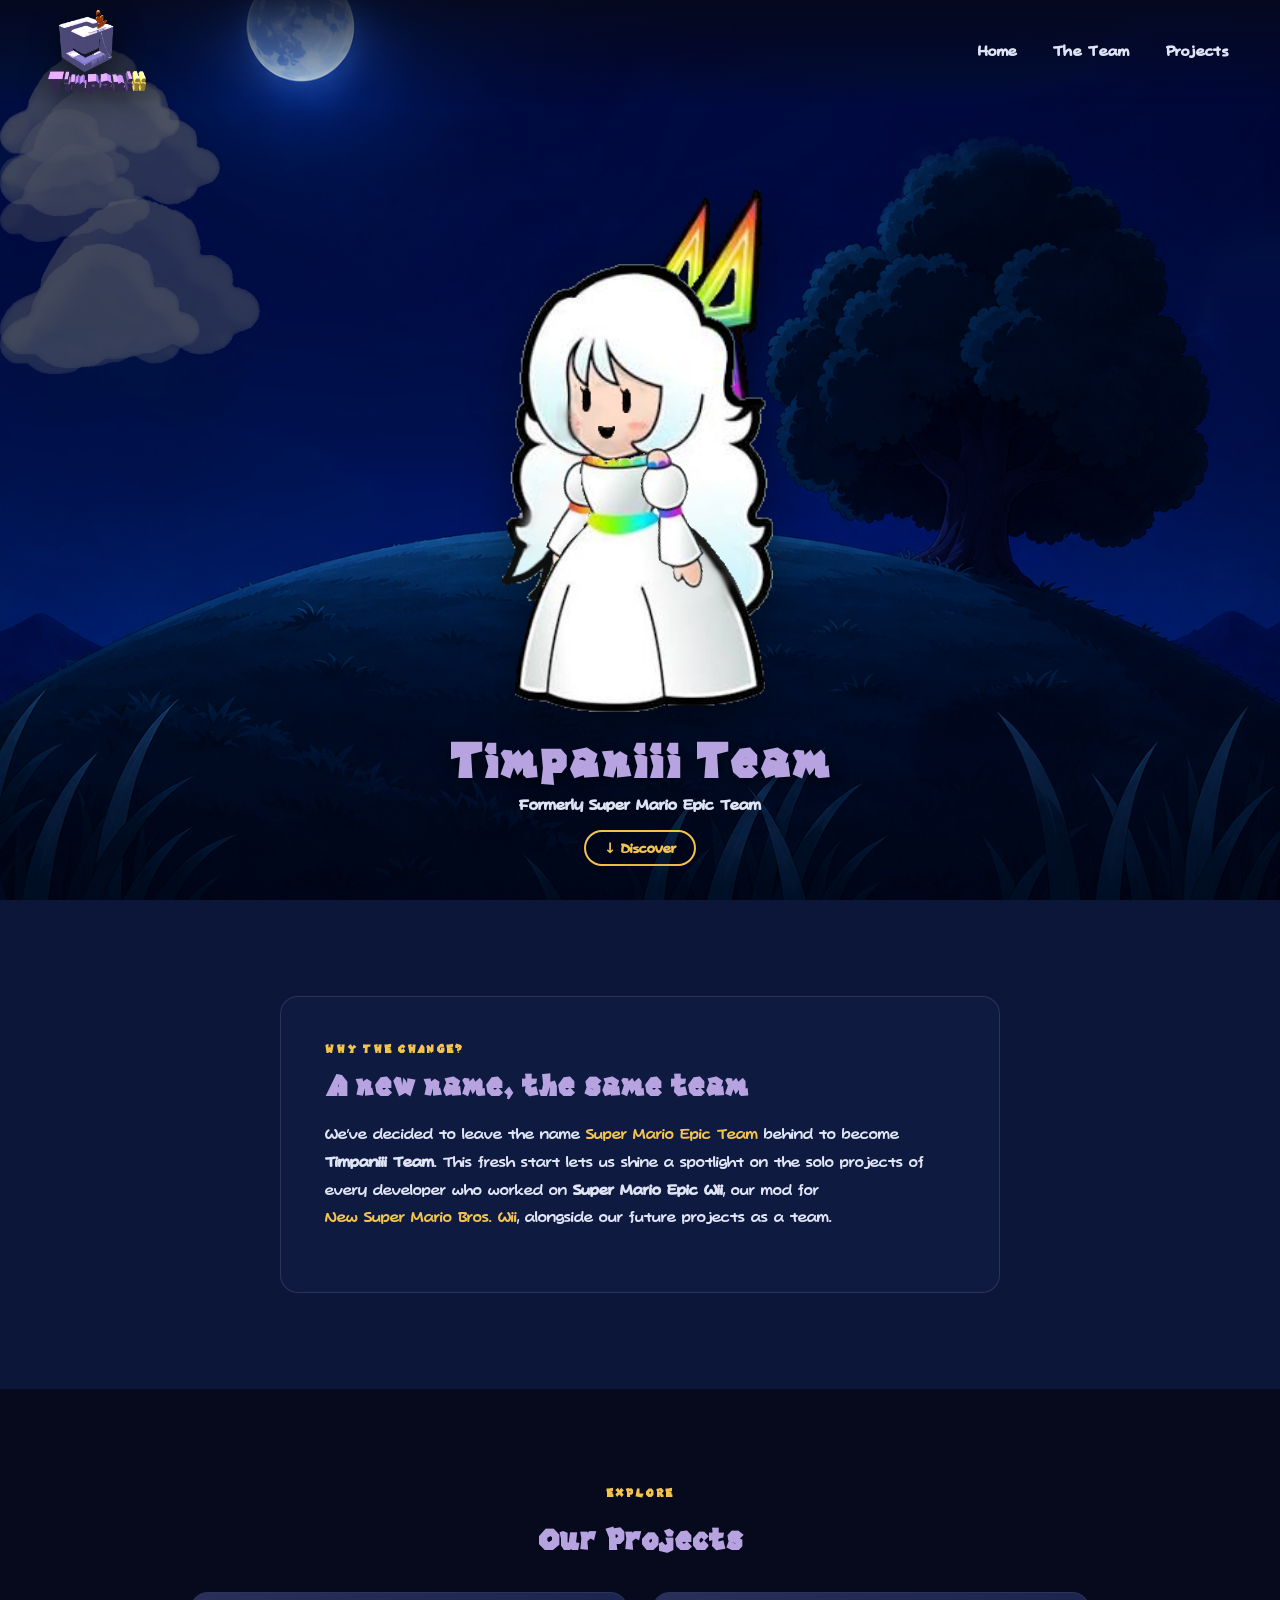
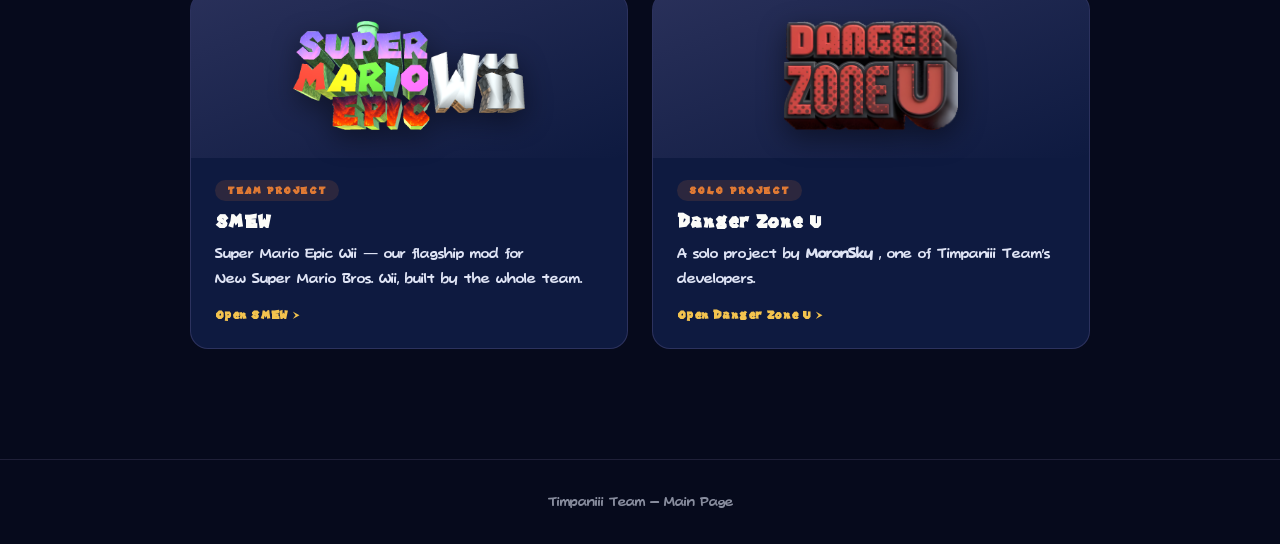
<file: index.html>
<!DOCTYPE html>
<html lang="en">
<link rel="icon" href="assets/icon.png" type="image/png">
<head>
<meta charset="UTF-8">
<meta name="viewport" content="width=device-width, initial-scale=1.0, maximum-scale=1.0, minimum-scale=1.0, user-scalable=no, viewport-fit=cover">
<meta name="mobile-web-app-capable" content="yes">
<meta name="apple-mobile-web-app-capable" content="yes">
<meta name="apple-mobile-web-app-status-bar-style" content="black-translucent">
<meta name="theme-color" content="#060a1c">
<meta name="format-detection" content="telephone=no">
<meta name="description" content="Timpaniii's official website. Play our mod & SMEW Devs' solo projects for free." />
<meta name="keywords" content="Super Mario, Epic Team, mod, Mario Wii, fan game, Timpaniii, Super Paper Mario Team, Paper Mario, New Super Mario Bros. Wii, Best ROM Hacks" />
<meta name="author" content="Timpaniii Team" />
<title>Timpaniii Team - Main Page</title>
<link rel="stylesheet" href="style.css">
</head>
<body>

  <header class="topbar">
    <img class="topbar__logo" src="assets/output_1786301271598.png" alt="Timpaniii Team logo">
    <nav class="topbar__nav">
      <a href="#accueil">Home</a>
      <a href="#histoire">The Team</a>
      <a href="#projets">Projects</a>
    </nav>
  </header>

  <main>
    <section id="accueil" class="hero">
      <img class="hero__bg" src="assets/BKDROP__1_.png" alt="">

      <!-- Clouds -->
      <div class="cloud-layer" aria-hidden="true">
        <img class="cloud cloud--1" src="assets/CloudGX.png" alt="">
        <img class="cloud cloud--2" src="assets/CloudGX.png" alt="">
        <img class="cloud cloud--3" src="assets/CloudGX.png" alt="">
        <img class="cloud cloud--4" src="assets/CloudGX.png" alt="">
        <img class="cloud cloud--5" src="assets/CloudGX.png" alt="">
        <img class="cloud cloud--6" src="assets/CloudGX.png" alt="">
      </div>

      <!-- Wind particles: two original paths, edge to edge -->
      <!-- Path A: wide wave ending in a small curl, from bottom of screen upward -->
      <div class="wind-path wind-path--a" aria-hidden="true">
        <img class="particle" style="left:62.0%; top:108.0%; animation-delay:0.0s;" src="assets/AirParticle.png" alt="">
        <img class="particle" style="left:64.8%; top:100.2%; animation-delay:0.08s;" src="assets/AirParticle.png" alt="">
        <img class="particle" style="left:61.2%; top:92.4%; animation-delay:0.16s;" src="assets/AirParticle.png" alt="">
        <img class="particle" style="left:50.2%; top:84.6%; animation-delay:0.24s;" src="assets/AirParticle.png" alt="">
        <img class="particle" style="left:37.4%; top:76.8%; animation-delay:0.32s;" src="assets/AirParticle.png" alt="">
        <img class="particle" style="left:30.1%; top:69.0%; animation-delay:0.4s;" src="assets/AirParticle.png" alt="">
        <img class="particle" style="left:30.6%; top:61.2%; animation-delay:0.48s;" src="assets/AirParticle.png" alt="">
        <img class="particle" style="left:34.4%; top:53.4%; animation-delay:0.56s;" src="assets/AirParticle.png" alt="">
        <img class="particle" style="left:34.2%; top:45.6%; animation-delay:0.64s;" src="assets/AirParticle.png" alt="">
        <img class="particle" style="left:26.1%; top:37.8%; animation-delay:0.72s;" src="assets/AirParticle.png" alt="">
        <img class="particle" style="left:13.2%; top:30.0%; animation-delay:0.8s;" src="assets/AirParticle.png" alt="">
        <img class="particle" style="left:5.1%; top:20.5%; animation-delay:0.88s;" src="assets/AirParticle.png" alt="">
        <img class="particle" style="left:6.2%; top:16.4%; animation-delay:0.96s;" src="assets/AirParticle.png" alt="">
        <img class="particle" style="left:13.9%; top:9.9%; animation-delay:1.04s;" src="assets/AirParticle.png" alt="">
        <img class="particle" style="left:19.5%; top:0.2%; animation-delay:1.12s;" src="assets/AirParticle.png" alt="">
        <img class="particle" style="left:17.9%; top:-10.1%; animation-delay:1.2s;" src="assets/AirParticle.png" alt="">
        <img class="particle" style="left:12.3%; top:-18.4%; animation-delay:1.28s;" src="assets/AirParticle.png" alt="">
        <img class="particle" style="left:8.9%; top:-24.6%; animation-delay:1.36s;" src="assets/AirParticle.png" alt="">
      </div>
      <!-- Path B: tighter zigzag ribbon, from bottom-right to top-right, past the tree -->
      <div class="wind-path wind-path--b" aria-hidden="true">
        <img class="particle" style="left:111.0%; top:108.0%; animation-delay:0.04s;" src="assets/AirParticle.png" alt="">
        <img class="particle" style="left:104.5%; top:99.7%; animation-delay:0.12s;" src="assets/AirParticle.png" alt="">
        <img class="particle" style="left:98.1%; top:91.4%; animation-delay:0.2s;" src="assets/AirParticle.png" alt="">
        <img class="particle" style="left:91.6%; top:83.1%; animation-delay:0.28s;" src="assets/AirParticle.png" alt="">
        <img class="particle" style="left:85.1%; top:74.9%; animation-delay:0.36s;" src="assets/AirParticle.png" alt="">
        <img class="particle" style="left:86.5%; top:66.6%; animation-delay:0.44s;" src="assets/AirParticle.png" alt="">
        <img class="particle" style="left:90.4%; top:58.3%; animation-delay:0.52s;" src="assets/AirParticle.png" alt="">
        <img class="particle" style="left:94.3%; top:50.0%; animation-delay:0.6s;" src="assets/AirParticle.png" alt="">
        <img class="particle" style="left:98.2%; top:41.7%; animation-delay:0.68s;" src="assets/AirParticle.png" alt="">
        <img class="particle" style="left:96.8%; top:33.4%; animation-delay:0.76s;" src="assets/AirParticle.png" alt="">
        <img class="particle" style="left:90.3%; top:25.1%; animation-delay:0.84s;" src="assets/AirParticle.png" alt="">
        <img class="particle" style="left:83.8%; top:16.9%; animation-delay:0.92s;" src="assets/AirParticle.png" alt="">
        <img class="particle" style="left:77.3%; top:8.6%; animation-delay:1.0s;" src="assets/AirParticle.png" alt="">
        <img class="particle" style="left:73.7%; top:0.3%; animation-delay:1.08s;" src="assets/AirParticle.png" alt="">
        <img class="particle" style="left:77.6%; top:-8.0%; animation-delay:1.16s;" src="assets/AirParticle.png" alt="">
      </div>

      <!-- Character: Timpani -->
      <div class="timpani" id="timpani" aria-label="Timpani, the team's mascot">
        <img class="timpani__wing timpani__wing--left"  id="wingLeft"  src="assets/TimpaniWing.png" alt="Butterfly hair clip">
        <img class="timpani__wing timpani__wing--right" id="wingRight" src="assets/TimpaniWing.png" alt="Butterfly hair clip">
		<img class="timpani__head" id="timpaniFace" src="assets/TimpaniHead.png" alt="Timpani's face">
        <img class="timpani__dress" src="assets/TimpaniDress.png" alt="">
        <img class="timpani__hand timpani__hand--left" id="handLeft" src="assets/TimpaniHandL.png" alt="">
        <img class="timpani__hand timpani__hand--right" src="assets/TimpaniHandR.png" alt="">
        <img class="timpani__eyes" id="timpaniEyes" src="assets/TimpaniEyes.png" alt="">
        <img class="timpani__mouth" id="timpaniMouth" src="assets/TimpaniMouth.png" alt="">
      </div>

      <div class="hero__caption">
        <h1>Timpaniii&nbsp;Team</h1>
        <p>Formerly <strong>Super&nbsp;Mario&nbsp;Epic&nbsp;Team</strong></p>
        <a class="scroll-cue" href="#histoire">↓ Discover</a>
      </div>
    </section>

    <section id="histoire" class="story">
      <div class="story__card">
        <span class="story__eyebrow">Why the change?</span>
        <h2>A new name, the same team</h2>
        <p>
          We've decided to leave the name <em>Super&nbsp;Mario&nbsp;Epic&nbsp;Team</em>
          behind to become <strong>Timpaniii&nbsp;Team</strong>. This fresh start lets us
          shine a spotlight on the solo projects of every developer who worked on
          <strong>Super&nbsp;Mario&nbsp;Epic&nbsp;Wii</strong>, our mod for
          <em>New&nbsp;Super&nbsp;Mario&nbsp;Bros.&nbsp;Wii</em>, alongside our future
          projects as a team.
        </p>
      </div>
    </section>

    <section id="projets" class="projects">
      <span class="story__eyebrow">Explore</span>
      <h2>Our Projects</h2>
      <div class="projects__grid">
        <a class="project-card" href="SMEW/SMEW.html">
          <div class="project-card__logo-wrap">
            <img class="project-card__logo" src="SMEW/TitleLogoNew.png" alt="Super Mario Epic Wii logo">
          </div>
          <div class="project-card__body">
            <span class="projects__tag">Team project</span>
            <h3>SMEW</h3>
            <p>Super Mario Epic Wii — our flagship mod for New&nbsp;Super&nbsp;Mario&nbsp;Bros.&nbsp;Wii, built by the whole team.</p>
            <span class="project-card__cta">Open SMEW →</span>
          </div>
        </a>
        <a class="project-card" href="DZU/DZU.html">
          <div class="project-card__logo-wrap">
            <img class="project-card__logo" src="DZU/TitleLogo.png" alt="Danger Zone U logo">
          </div>
          <div class="project-card__body">
            <span class="projects__tag">Solo project</span>
            <h3>Danger&nbsp;Zone&nbsp;U</h3>
            <p>A solo project by <strong>MoronSky</strong> , one of Timpaniii Team's developers.</p>
            <span class="project-card__cta">Open Danger Zone U →</span>
          </div>
        </a>
      </div>
    </section>
  </main>

  <footer class="site-footer">
    <p>Timpaniii Team - Main Page</p>
  </footer>

  <script src="script.js" defer></script>
</body>
</html>
</file>
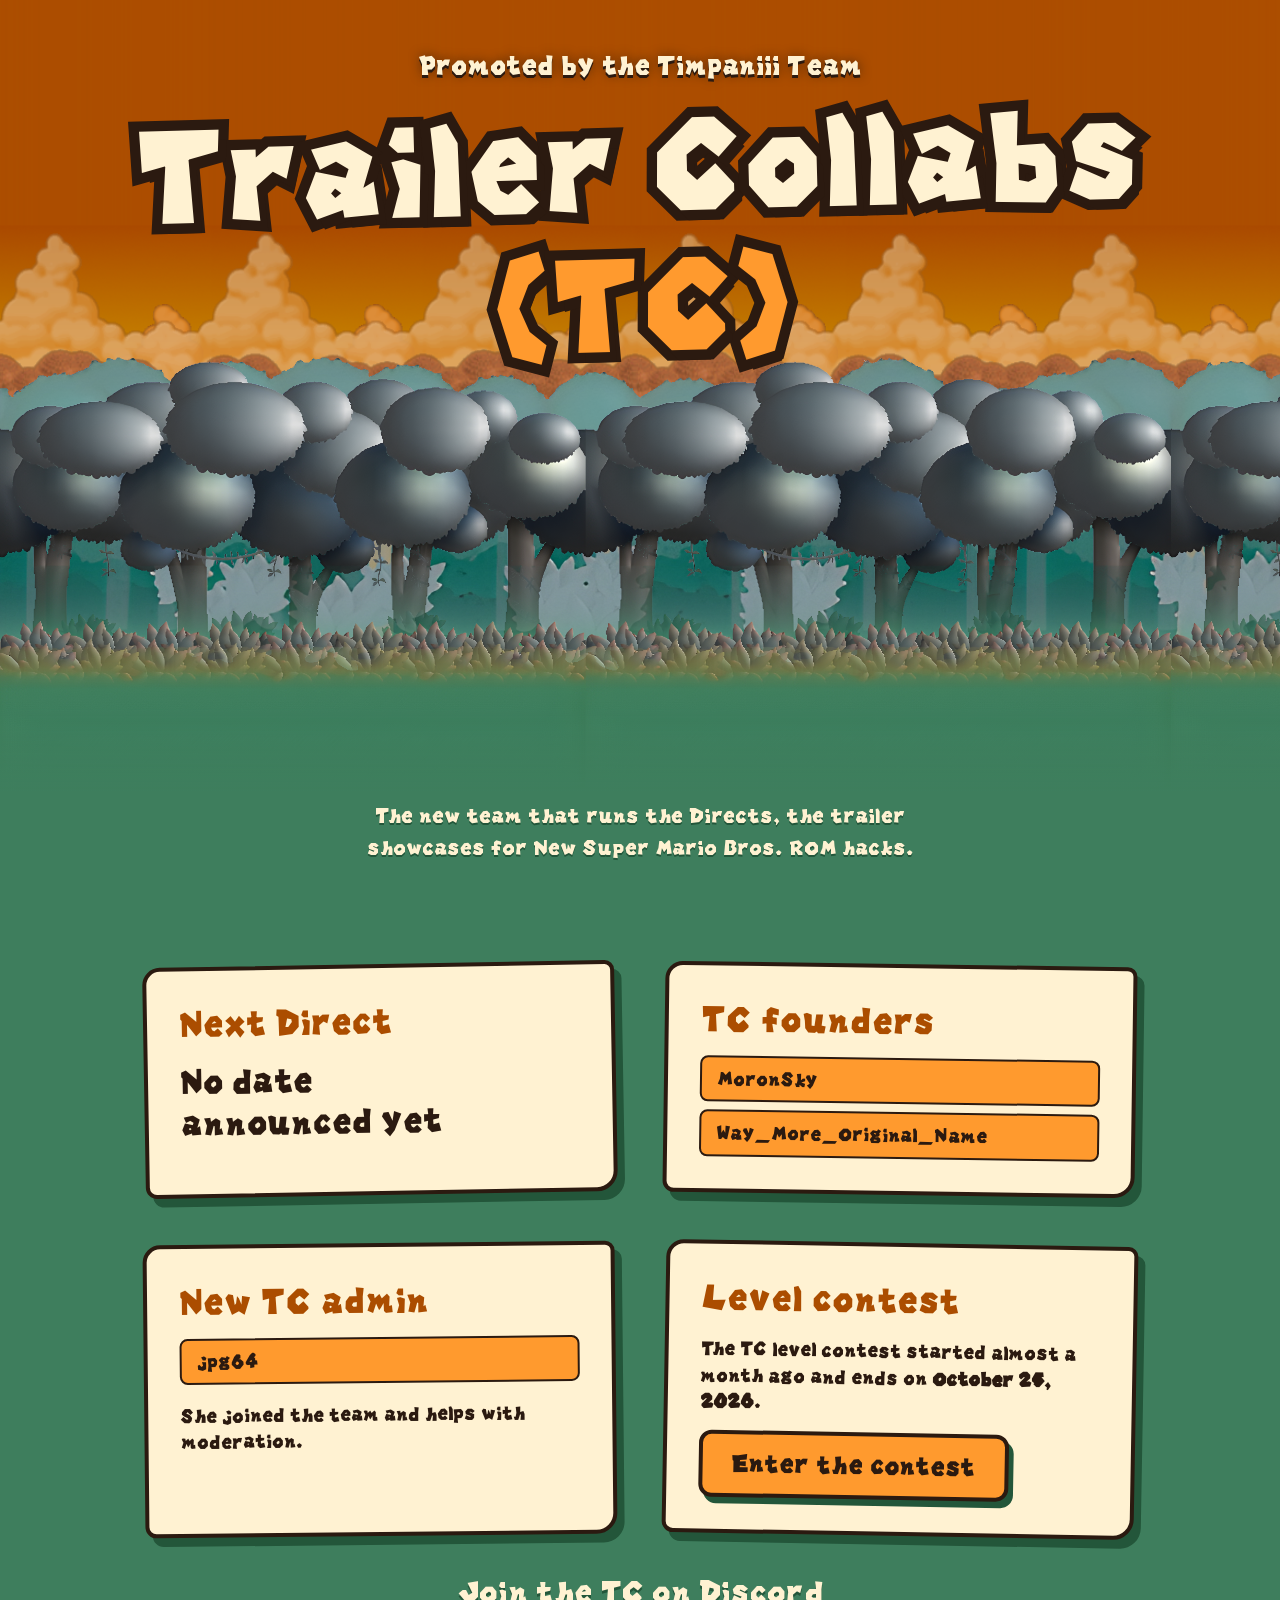
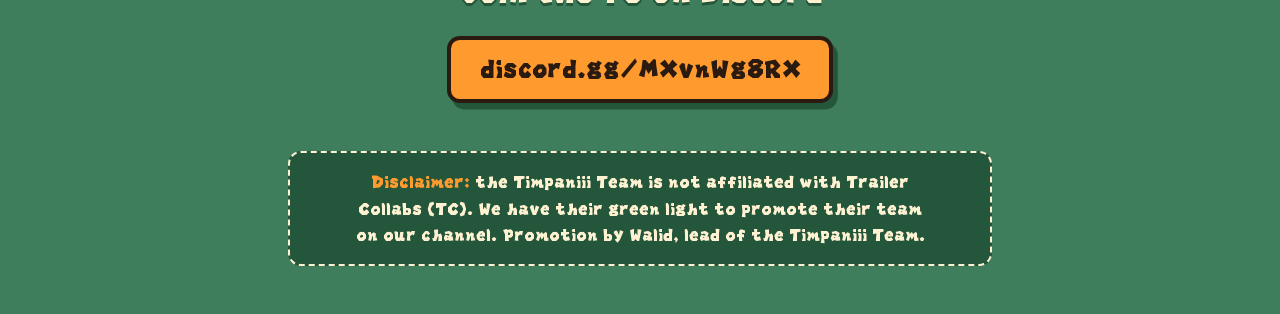
<file: TC/index.html>
<!DOCTYPE html>
<html lang="en">
<head>
  <meta charset="UTF-8">
  <meta name="viewport" content="width=device-width, initial-scale=1">
  <title>Trailer Collabs (TC) – Promoted by the Timpaniii Team</title>
  <meta name="description" content="Trailer Collabs (TC), the new team that runs the Directs, the trailer showcases for New Super Mario Bros. ROM hacks. The date of the next Direct has not been announced yet.">
  <link rel="preload" href="../assets/fonts/PaperMarioFont.ttf" as="font" type="font/ttf" crossorigin>
  <link rel="stylesheet" href="style.css">
</head>
<body>

  <header class="hero">
    <!-- Background layers: farthest to closest -->
    <div class="plan plan-ciel" aria-hidden="true"></div>
    <div class="plan plan-loin" aria-hidden="true"></div>
    <div class="plan plan-avant" aria-hidden="true"></div>

    <div class="hero-texte">
      <p class="presente">Promoted by the Timpaniii Team</p>
      <h1>Trailer Collabs <span class="sigle">(TC)</span></h1>
    </div>

    <p class="accroche">
      The new team that runs the Directs, the trailer showcases
      for New Super Mario Bros. ROM hacks.
    </p>
  </header>

  <main class="sol">
    <section class="carte carte-direct" aria-labelledby="t-direct">
      <h2 id="t-direct">Next Direct</h2>
      <p class="date">No date announced yet</p>
    </section>

    <section class="carte carte-fondateurs" aria-labelledby="t-fondateurs">
      <h2 id="t-fondateurs">TC founders</h2>
      <ul>
        <li>MoronSky</li>
        <li>Way_More_Original_Name</li>
      </ul>
    </section>
    <section class="carte carte-admin" aria-labelledby="t-admin">
      <h2 id="t-admin">New TC admin</h2>
      <ul>
        <li>jpg64</li>
      </ul>
      <p class="note">She joined the team and helps with moderation.</p>
    </section>

    <section class="carte carte-concours" aria-labelledby="t-concours">
      <h2 id="t-concours">Level contest</h2>
      <p class="note">The TC level contest started almost a month ago and ends on <strong>October 25, 2026</strong>.</p>
      <a class="bouton-discord" href="https://docs.google.com/forms/d/e/1FAIpQLSdBGVEIluDn9jQaXXMT9vx-zdI4kXdpzMdaa4rxjCzzIDoKrA/viewform?usp=sharing&amp;ouid=108091817687756259003" target="_blank" rel="noopener noreferrer">Enter the contest</a>
    </section>
  </main>

  <section class="sol discord" aria-labelledby="t-discord">
    <h2 id="t-discord">Join the TC on Discord</h2>
    <a class="bouton-discord" href="https://discord.gg/MXvnWg8RX" target="_blank" rel="noopener noreferrer">discord.gg/MXvnWg8RX</a>
  </section>

  <footer class="sol pied">
    <p class="avertissement">
      <strong>Disclaimer:</strong> the Timpaniii Team is not affiliated with
      Trailer Collabs (TC). We have their green light to promote their team
      on our channel. Promotion by Walid, lead of the Timpaniii Team.
    </p>
  </footer>

</body>
</html>
</file>
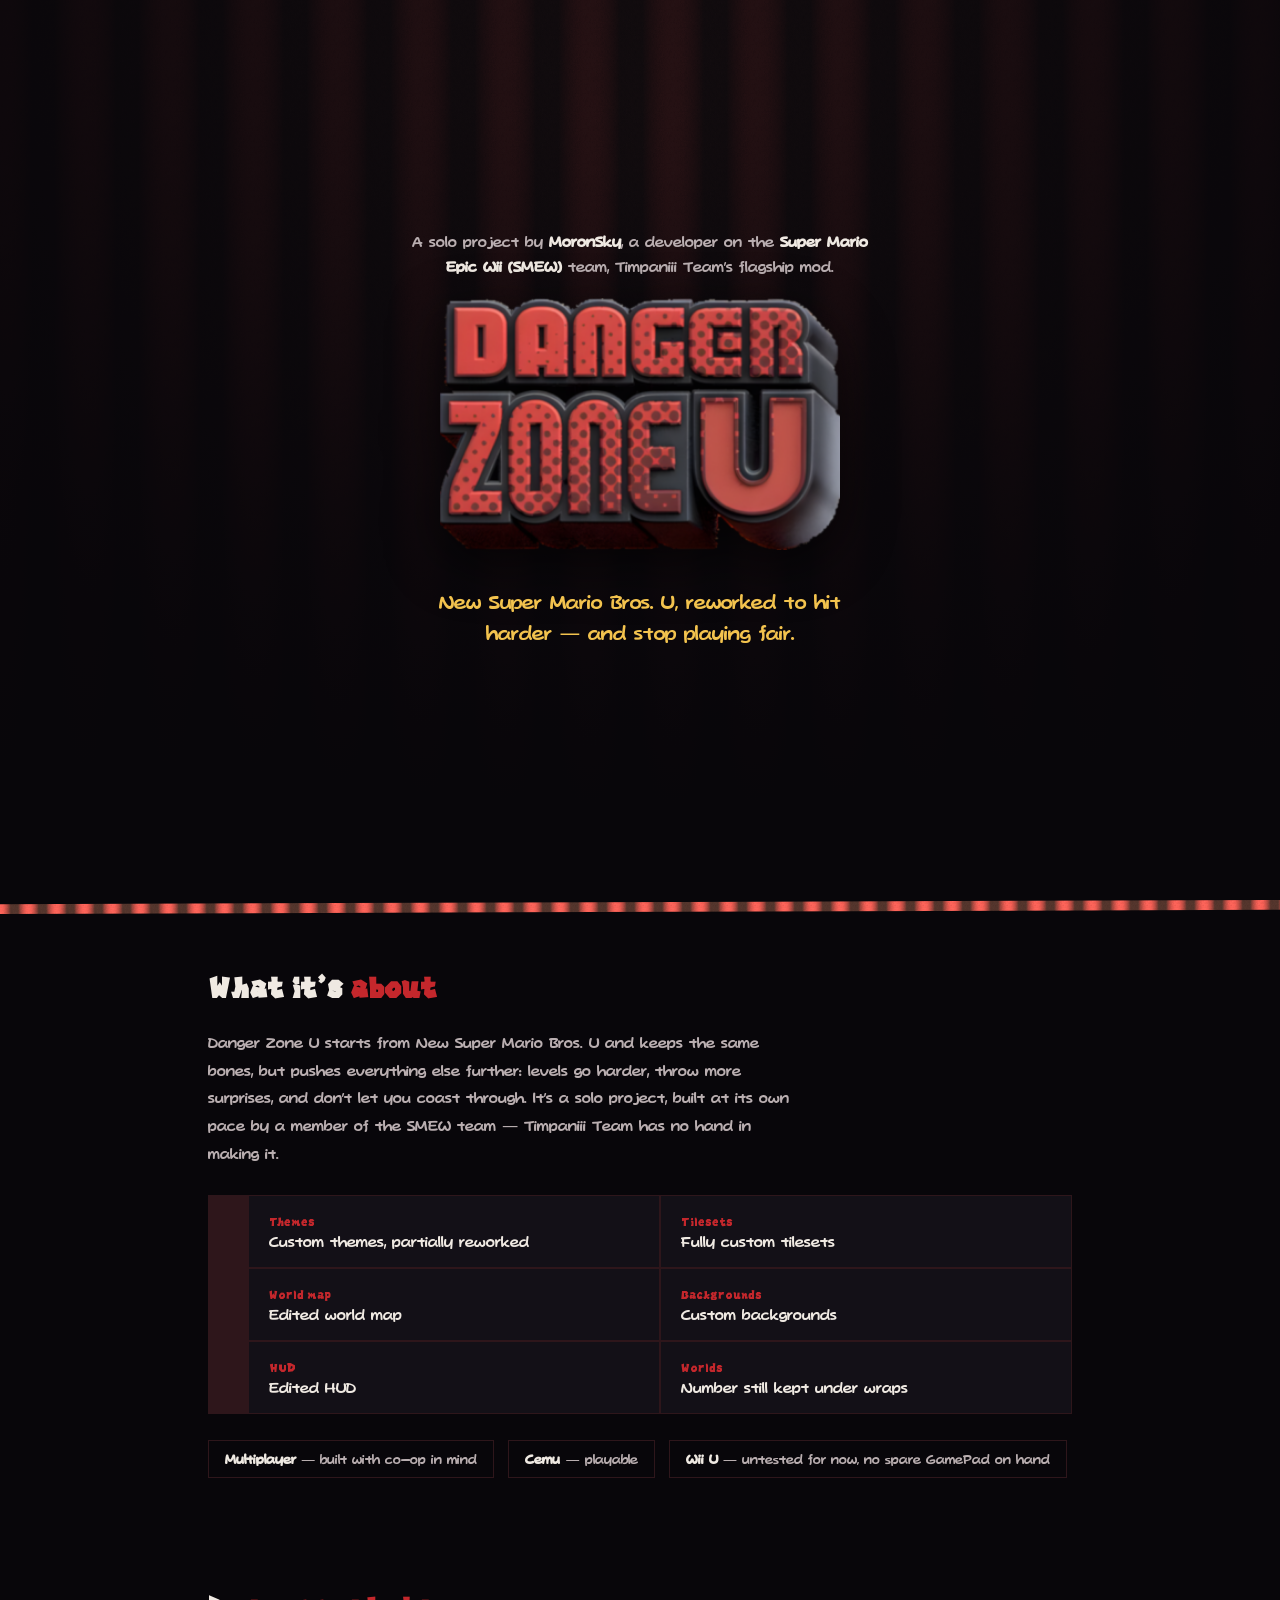
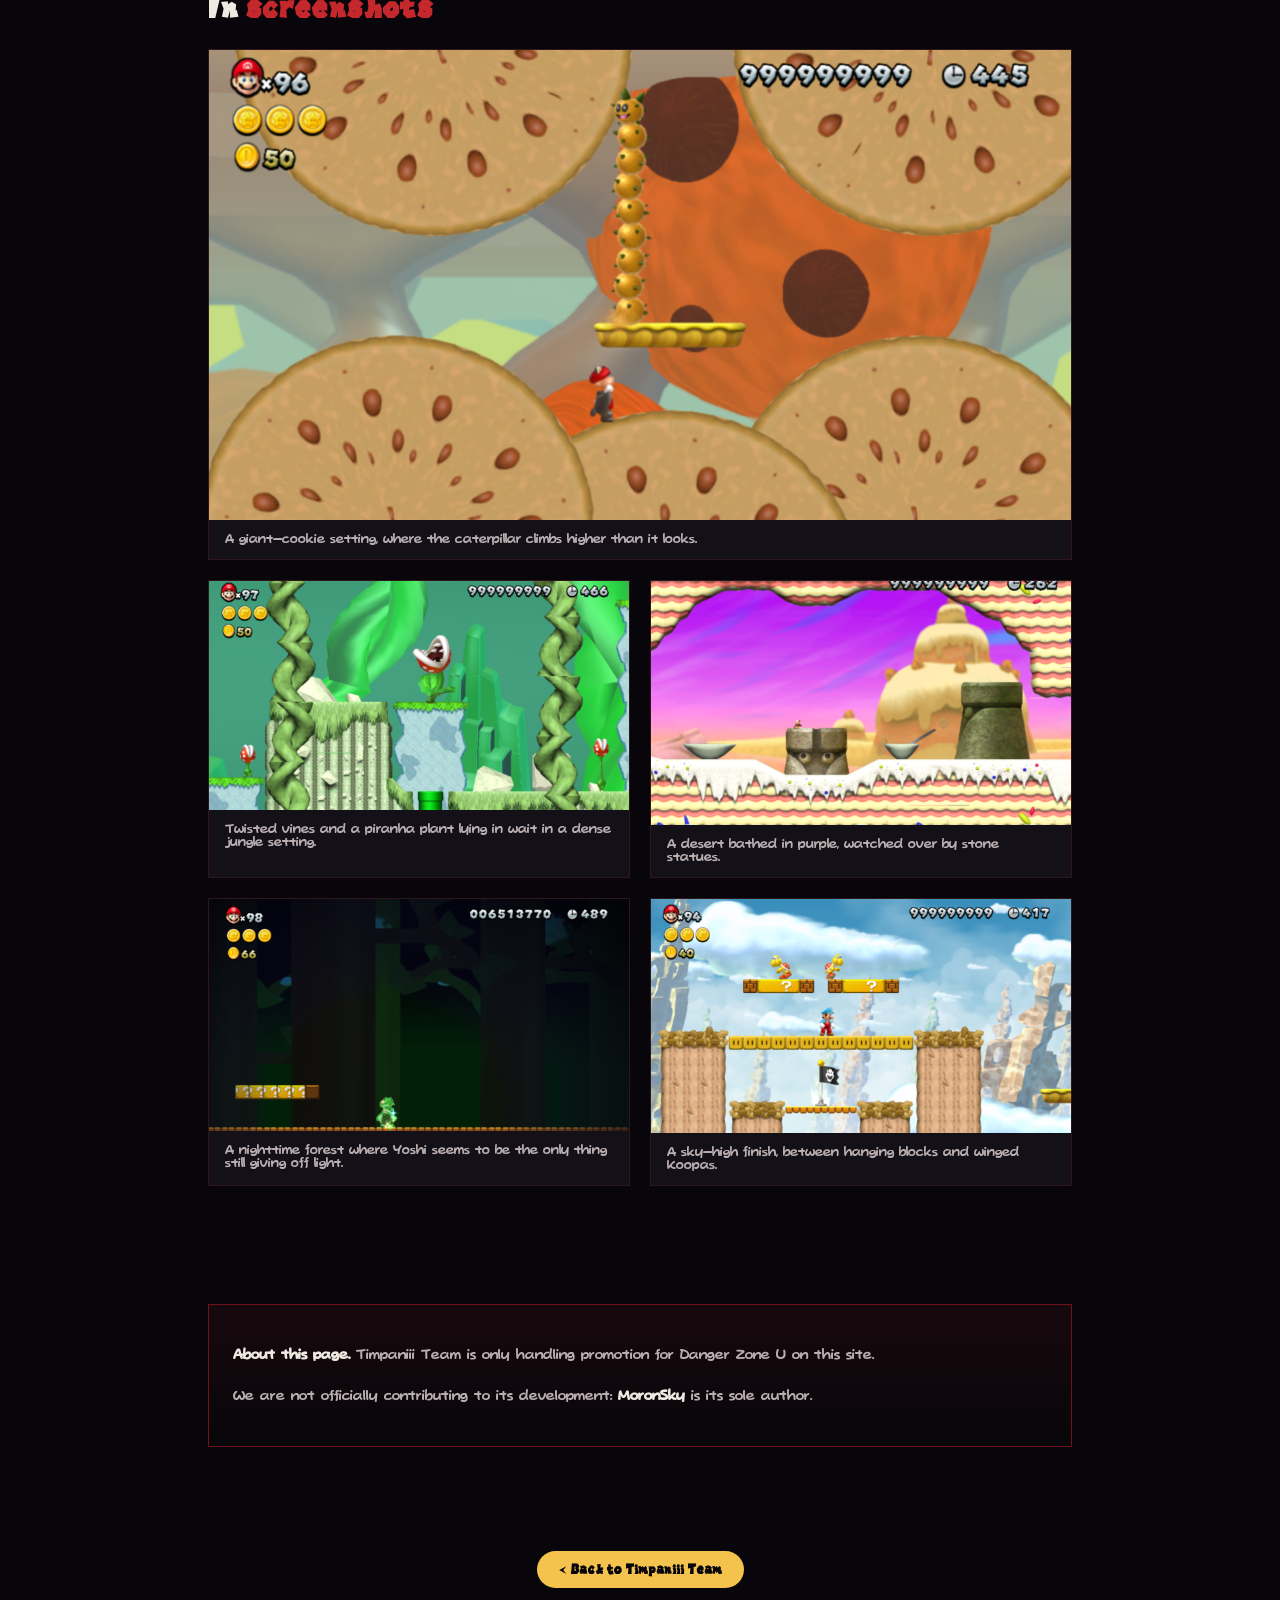
<file: DZU/DZU.html>
<!DOCTYPE html>
<html lang="en">
<head>
<meta charset="UTF-8">
<meta name="viewport" content="width=device-width, initial-scale=1.0, maximum-scale=1.0, minimum-scale=1.0, user-scalable=no">
<meta name="theme-color" content="#08060a">
<title>Danger Zone U | Timpaniii Team</title>
<style>
  @font-face{ font-family:'Paper Mario'; src:url('../assets/fonts/PaperMarioFont.ttf') format('truetype'); font-display:swap; }
  @font-face{ font-family:'Mario Script'; src:url('../assets/fonts/SuperMarioScript2Demo-Regular.ttf') format('truetype'); font-display:swap; }

  :root{
    --void:#08060a;
    --panel:#131017;
    --panel-edge:#2e161b;
    --ink:#efe9e2;
    --ink-dim:#b9aeb0;
    --red:#c4272c;
    --red-deep:#6e1319;
    --gold:#f3c34e;
    --tile:84px;
  }

  *{ box-sizing:border-box; }
  html{ touch-action:manipulation; background:var(--void); }

  body{
    margin:0;
    color:var(--ink);
    font-family:'Mario Script', system-ui, sans-serif;
    position:relative;
    overflow-x:hidden;
    background:var(--void);
  }

  h1,h2,h3, .brand-type{
    font-family:'Paper Mario', system-ui, sans-serif;
    margin:0;
    line-height:1.15;
  }

  a{ color:inherit; }

  /* ---------- animated hazard backdrop, hero only ---------- */
  .hazard-field{
    position:absolute;
    inset:0;
    height:100%;
    background-image:url('stripe.png');
    background-repeat:repeat;
    background-size:var(--tile) var(--tile);
    animation:crawl 3.6s linear infinite;
    opacity:0.5;
  }
  .hazard-field::after{
    content:"";
    position:absolute;
    inset:0;
    background:
      radial-gradient(circle at 50% 18%, rgba(8,6,10,0.35), rgba(8,6,10,0.92) 72%),
      linear-gradient(180deg, rgba(8,6,10,0.55) 0%, var(--void) 96%);
  }
  @keyframes crawl{
    from{ background-position:0 0; }
    to{ background-position:var(--tile) var(--tile); }
  }
  @media (prefers-reduced-motion: reduce){
    .hazard-field{ animation:none; }
  }

  /* ---------- hazard rule, used as a section seam ---------- */
  .hazard-rule{
    height:14px;
    background-image:url('stripe.png');
    background-repeat:repeat;
    background-size:28px 28px;
    clip-path:polygon(0 30%, 100% 0, 100% 70%, 0 100%);
  }

  .wrap{
    position:relative;
    z-index:1;
    max-width:920px;
    margin:0 auto;
    padding:0 28px;
  }

  /* ---------- hero ---------- */
  .hero{
    position:relative;
    min-height:100svh;
    display:flex;
    flex-direction:column;
    align-items:center;
    justify-content:center;
    text-align:center;
    padding:48px 28px 64px;
  }
  .hero-lead{
    position:relative;
    z-index:1;
    font-size:0.98rem;
    color:var(--ink-dim);
    max-width:480px;
    line-height:1.6;
    margin-bottom:18px;
  }
  .hero-lead strong{ color:var(--ink); font-weight:700; }
  .hero img.logo{
    position:relative;
    z-index:1;
    width:min(78vw, 400px);
    height:auto;
    filter:drop-shadow(0 14px 26px rgba(0,0,0,0.6));
    margin-bottom:16px;
  }
  .hero-tag{
    position:relative;
    z-index:1;
    font-size:clamp(1.05rem, 3.4vw, 1.3rem);
    color:var(--gold);
    max-width:460px;
    line-height:1.5;
  }

  /* ---------- generic section ---------- */
  section{ padding:56px 0; }
  .section-title{
    font-size:clamp(1.5rem, 4vw, 2rem);
    color:var(--ink);
    margin-bottom:22px;
  }
  .section-title span{ color:var(--red); }

  p{ line-height:1.7; font-size:1.02rem; color:var(--ink-dim); max-width:66ch; }

  /* ---------- about / credit ---------- */
  .credit-line{
    display:flex;
    align-items:center;
    gap:14px;
    margin-bottom:24px;
    flex-wrap:wrap;
  }
  .credit-badge{
    font-family:'Paper Mario', system-ui, sans-serif;
    background:var(--red);
    color:var(--void);
    padding:6px 16px;
    border-radius:3px;
    font-size:0.85rem;
    white-space:nowrap;
  }

  /* ---------- feature list, not numbered: it isn't a sequence ---------- */
  .feature-grid{
    display:grid;
    grid-template-columns:repeat(2, minmax(0,1fr));
    gap:2px;
    background:var(--panel-edge);
    border:1px solid var(--panel-edge);
    margin-top:28px;
  }
  .feature-grid li{
    list-style:none;
    background:var(--panel);
    padding:18px 20px;
    color:var(--ink);
    font-size:0.98rem;
  }
  .feature-grid li b{
    display:block;
    font-family:'Paper Mario', system-ui, sans-serif;
    font-size:0.82rem;
    color:var(--red);
    margin-bottom:6px;
    font-weight:400;
  }
  @media (max-width:560px){
    .feature-grid{ grid-template-columns:1fr; }
  }

  .status-row{
    display:flex;
    gap:14px;
    flex-wrap:wrap;
    margin-top:26px;
  }
  .status-chip{
    border:1px solid var(--panel-edge);
    padding:10px 16px;
    font-size:0.9rem;
    color:var(--ink-dim);
  }
  .status-chip b{ color:var(--ink); font-weight:700; }

  /* ---------- gallery ---------- */
  .gallery{
    display:grid;
    grid-template-columns:repeat(2, 1fr);
    gap:20px;
    margin-top:10px;
  }
  .gallery figure{
    margin:0;
    background:var(--panel);
    border:1px solid var(--panel-edge);
    overflow:hidden;
  }
  .gallery figure:first-child{ grid-column:1 / -1; }
  .gallery img{
    display:block;
    width:100%;
    height:auto;
  }
  .gallery figcaption{
    padding:12px 16px 14px;
    font-size:0.88rem;
    color:var(--ink-dim);
  }
  @media (max-width:640px){
    .gallery{ grid-template-columns:1fr; }
    .gallery figure:first-child{ grid-column:auto; }
  }

  /* ---------- disclaimer ---------- */
  .disclaimer{
    border:1px solid var(--red-deep);
    background:linear-gradient(180deg, rgba(196,39,44,0.08), rgba(196,39,44,0));
    padding:22px 24px;
    margin-top:6px;
  }
  .disclaimer p{ max-width:none; color:var(--ink-dim); font-size:0.95rem; }
  .disclaimer p + p{ margin-top:10px; }
  .disclaimer strong{ color:var(--ink); }

  /* ---------- footer ---------- */
  footer{
    padding:48px 0 72px;
    text-align:center;
  }
  .back-link{
    display:inline-block;
    color:var(--void);
    background:var(--gold);
    text-decoration:none;
    font-weight:700;
    padding:10px 22px;
    border-radius:999px;
    font-family:'Paper Mario', system-ui, sans-serif;
    font-size:0.9rem;
    transition:transform 0.15s ease;
  }
  .back-link:hover{ transform:translateY(-2px); }
  .back-link:focus-visible, a:focus-visible, .status-chip:focus-visible{
    outline:2px solid var(--gold);
    outline-offset:3px;
  }
</style>
</head>
<body>

  <section class="hero">
    <div class="hazard-field" aria-hidden="true"></div>
    <p class="hero-lead">A solo project by <strong>MoronSky</strong>, a developer on the <strong>Super Mario Epic Wii (SMEW)</strong> team, Timpaniii Team's flagship mod.</p>
    <img class="logo" src="TitleLogo.png" alt="Danger Zone U logo">
    <p class="hero-tag">New Super Mario Bros. U, reworked to hit harder — and stop playing fair.</p>
  </section>

  <div class="hazard-rule" aria-hidden="true"></div>

  <div class="wrap">

    <section id="about">
      <h2 class="section-title">What it's <span>about</span></h2>
      <p>Danger Zone U starts from New Super Mario Bros. U and keeps the same bones, but pushes everything else further: levels go harder, throw more surprises, and don't let you coast through. It's a solo project, built at its own pace by a member of the SMEW team — Timpaniii Team has no hand in making it.</p>

      <ul class="feature-grid">
        <li><b>Themes</b>Custom themes, partially reworked</li>
        <li><b>Tilesets</b>Fully custom tilesets</li>
        <li><b>World map</b>Edited world map</li>
        <li><b>Backgrounds</b>Custom backgrounds</li>
        <li><b>HUD</b>Edited HUD</li>
        <li><b>Worlds</b>Number still kept under wraps</li>
      </ul>

      <div class="status-row">
        <span class="status-chip"><b>Multiplayer</b> — built with co-op in mind</span>
        <span class="status-chip"><b>Cemu</b> — playable</span>
        <span class="status-chip"><b>Wii U</b> — untested for now, no spare GamePad on hand</span>
      </div>
    </section>

    <section id="gallery">
      <h2 class="section-title">In <span>screenshots</span></h2>
      <div class="gallery">
        <figure>
          <img src="screenshot-1.webp" alt="Mario facing a caterpillar made of giant cookies, with blurred cookies filling the foreground">
          <figcaption>A giant-cookie setting, where the caterpillar climbs higher than it looks.</figcaption>
        </figure>
        <figure>
          <img src="screenshot-2.webp" alt="A giant piranha plant atop a stone platform, surrounded by twisted vines">
          <figcaption>Twisted vines and a piranha plant lying in wait in a dense jungle setting.</figcaption>
        </figure>
        <figure>
          <img src="screenshot-3.webp" alt="Moai-like stone statues in a purple and gold desert">
          <figcaption>A desert bathed in purple, watched over by stone statues.</figcaption>
        </figure>
        <figure>
          <img src="screenshot-4.webp" alt="A glowing Yoshi making its way through a pitch-black forest">
          <figcaption>A nighttime forest where Yoshi seems to be the only thing still giving off light.</figcaption>
        </figure>
        <figure>
          <img src="screenshot-5.webp" alt="Mario jumping between suspended question blocks in a cloudy sky level">
          <figcaption>A sky-high finish, between hanging blocks and winged Koopas.</figcaption>
        </figure>
      </div>
    </section>

    <section id="disclaimer">
      <div class="disclaimer">
        <p><strong>About this page.</strong> Timpaniii Team is only handling promotion for Danger Zone U on this site.</p>
        <p>We are not officially contributing to its development: <strong>MoronSky</strong> is its sole author.</p>
      </div>
    </section>

  </div>

  <footer>
    <a class="back-link" href="../index.html">← Back to Timpaniii Team</a>
  </footer>

</body>
</html>
</file>
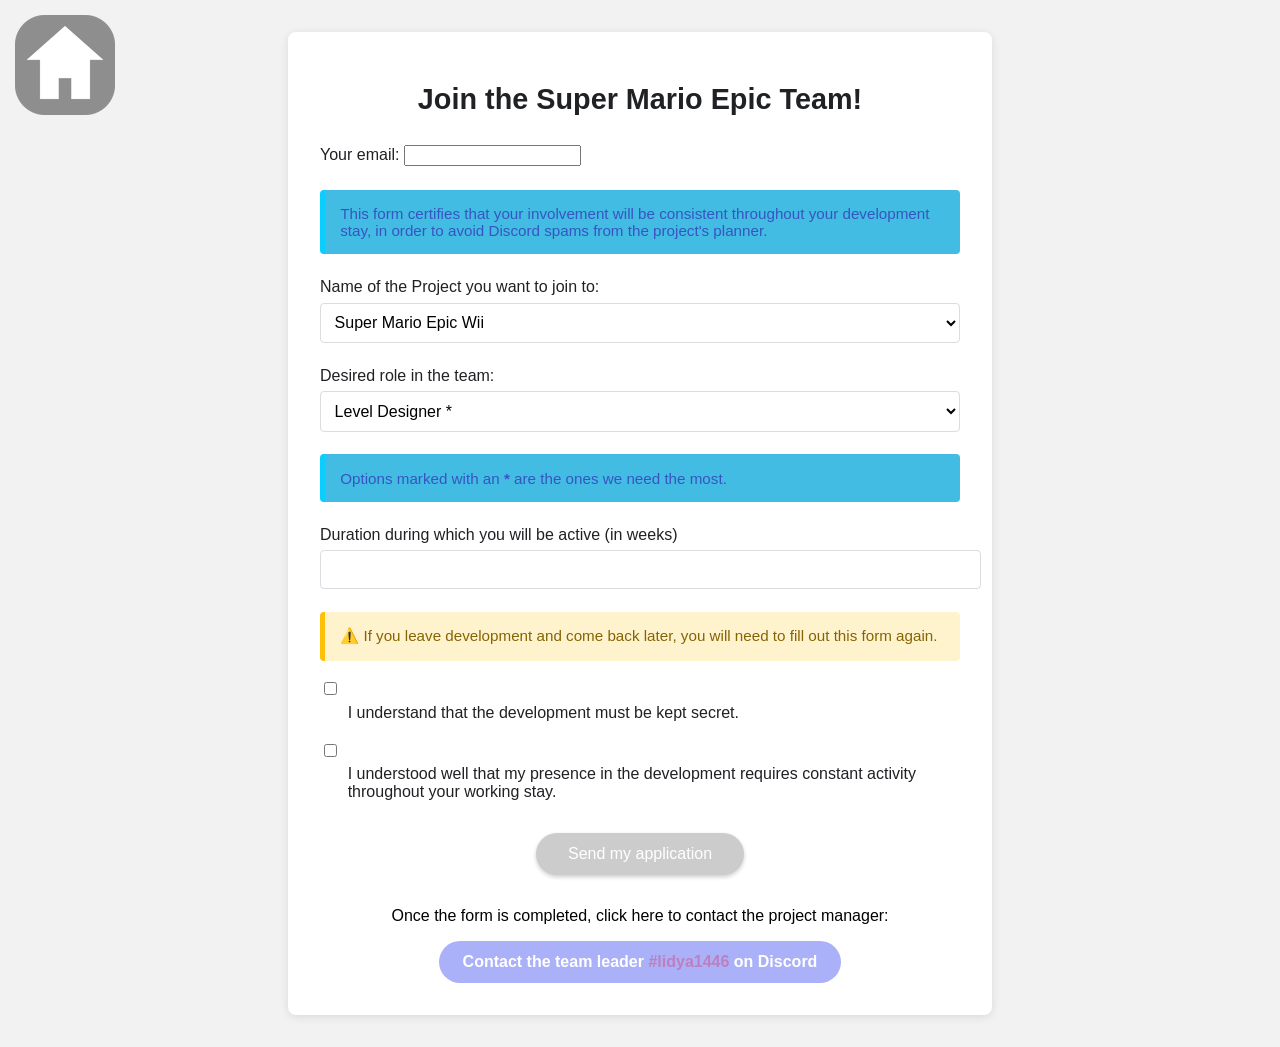
<file: recruiting/recruiting - Copie.html>
<!DOCTYPE html>
	<html lang="en">
	<head>
	  <meta charset="UTF-8">
	  <meta name="viewport" content="width=device-width, initial-scale=1.0">
	  <title>Recruiting - Super Mario Epic Team</title>
	  <link rel="stylesheet" href="recruiting.css">
	  <script defer src="recruiting.js"></script>
	</head>
	<body>
	  <main>
		<h1>Join the Super Mario Epic Team!</h1>
		<form action="https://formspree.io/f/xjkokqnj" method="POST" >
		  <label>
			Your email:
			<input type="email" name="email" id="email" required>
		  </label>
		  <label>
			<textarea name="message" id="generatedMessage" hidden></textarea>
		  </label>

		  <div class="information">
			This form certifies that your involvement will be consistent throughout your development stay, in order to avoid Discord spams from the project's planner.
		  </div>

		  <label for="project">Name of the Project you want to join to:</label>
		  <select id="project" name="project" required>
			<option value="Super Mario Epic Wii">Super Mario Epic Wii</option>
		  </select>

		  <label for="role">Desired role in the team:</label>
		  <select id="role" name="role" required>
			<option value="Level designer">Level Designer *</option>
			<option value="Graphiste / Pixel Artist">Graphism / Pixel Artist *</option>
			<option value="Music composer">Music composer</option>
			<option value="Programmr / ASM">Programmer / ASM</option>
			<option value="Sound Designer">Sound Designer</option>
			<option value="Tileset Designer">Tileset Designer *</option>
			<option value="3D Modeler">3D Modeler *</option>
		  </select>

		  <div class="information">
			Options marked with an <b>*</b> are the ones we need the most.
		  </div>

		  <label for="duree">Duration during which you will be active (in weeks)</label>
		  <input type="number" id="duree" name="duree" min="1" max="255" required>

		  <div class="warning">
			⚠️ If you leave development and come back later, you will need to fill out this form again.
		  </div>

		  <div class="checkbox">
			<input type="checkbox" id="secrecy" name="secrecy" required>
			<label for="secrecy">I understand that the development must be kept secret.</label>
		  </div>

		  <div class="checkbox">
			<input type="checkbox" id="presence" name="presence" required>
			<label for="presence">I understood well that my presence in the development requires constant activity throughout your working stay.</label>
		  </div>

		  <div class="submit-section">
			<button type="submit">Send my application</button>
		  </div>

		  <div class="discord">
			<p>Once the form is completed, click here to contact the project manager:</p>
			<a href="https://discord.com/channels/@me/1060297161880899654" target="_blank">Contact the team leader <purple>#lidya1446</purple> on Discord</a>
		  </div>
		</form>
	  </main>
	</body>
	<a href="../index.html" class="home-button" title="Back to Home Page">
	  <img src="home.png" alt="Main Page">
	</a>
</html>
</file>
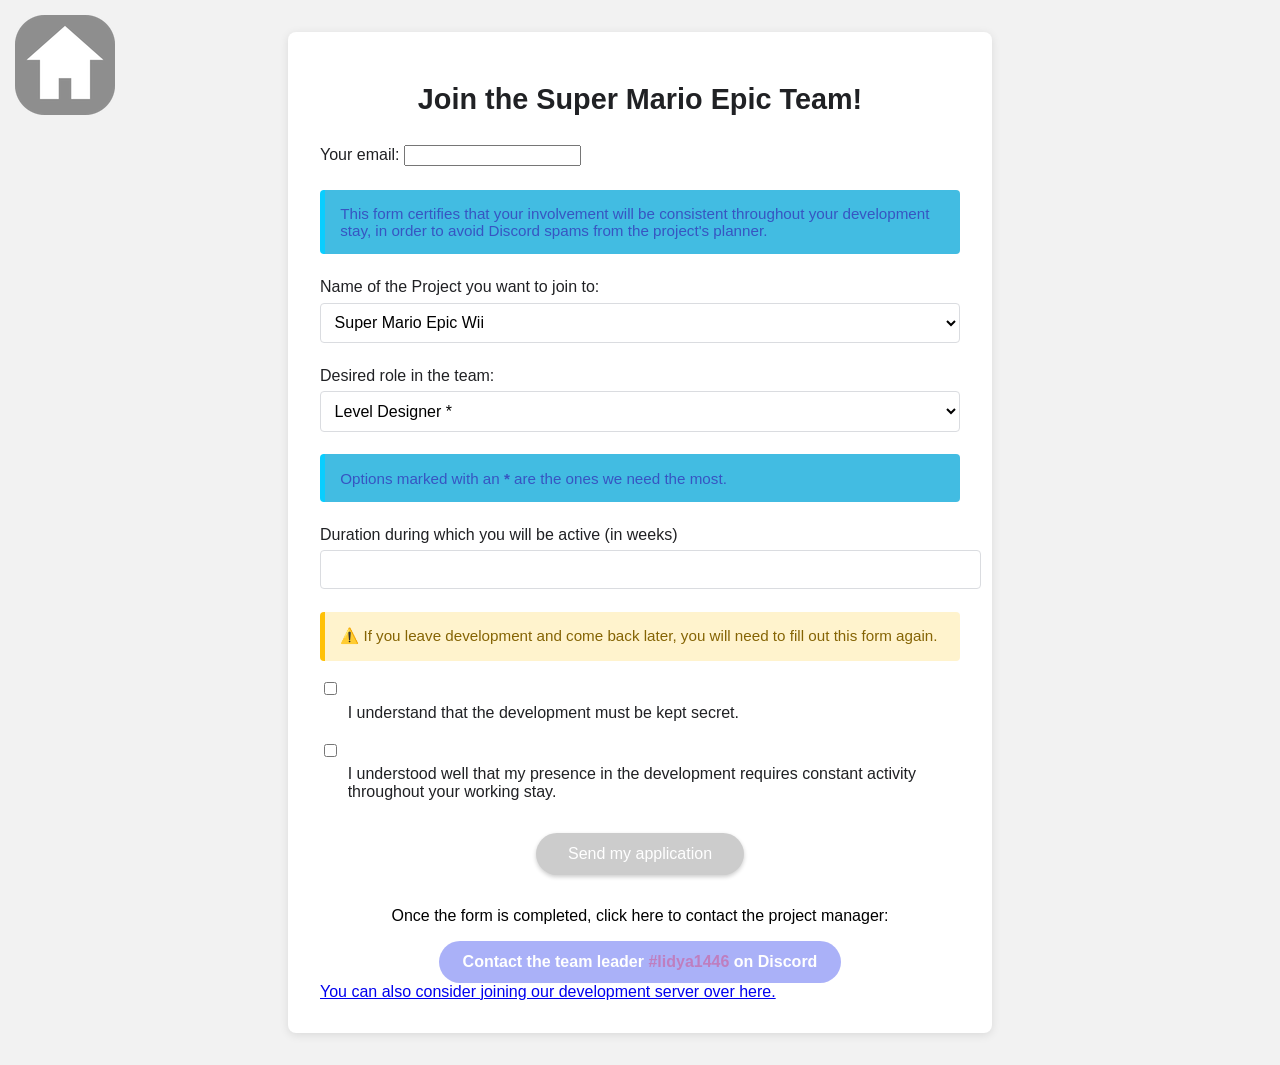
<file: recruiting/recruiting.html>
<!DOCTYPE html>
	<html lang="en">
	<head>
	  <meta charset="UTF-8">
	  <meta name="viewport" content="width=device-width, initial-scale=1.0">
	  <title>Recruiting - Super Mario Epic Team</title>
	  <link rel="stylesheet" href="recruiting.css">
	  <script defer src="recruiting.js"></script>
	  <meta name="description" content="A serene place where anyone can join the development of our projects and progress at their own pace." />
	  <meta name="keywords" content="Super Mario, Epic Team, mod, Recruiting, Form Spree" />
	  <meta name="author" content="Super Mario Epic Team" />
	</head>
	<body>
	  <main>
		<h1>Join the Super Mario Epic Team!</h1>
		<form action="https://formspree.io/f/xjkokqnj" method="POST" >
		  <label>
			Your email:
			<input type="email" name="email" id="email" required>
		  </label>
		  <label>
			<textarea name="message" id="generatedMessage" hidden></textarea>
		  </label>

		  <div class="information">
			This form certifies that your involvement will be consistent throughout your development stay, in order to avoid Discord spams from the project's planner.
		  </div>

		  <label for="project">Name of the Project you want to join to:</label>
		  <select id="project" name="project" required>
			<option value="Super Mario Epic Wii">Super Mario Epic Wii</option>
		  </select>

		  <label for="role">Desired role in the team:</label>
		  <select id="role" name="role" required>
			<option value="Level designer">Level Designer *</option>
			<option value="Graphiste / Pixel Artist">Graphism / Pixel Artist *</option>
			<option value="Music composer">Music composer</option>
			<option value="Programmr / ASM">Programmer / ASM</option>
			<option value="Sound Designer">Sound Designer</option>
			<option value="Tileset Designer">Tileset Designer *</option>
			<option value="3D Modeler">3D Modeler *</option>
		  </select>

		  <div class="information">
			Options marked with an <b>*</b> are the ones we need the most.
		  </div>

		  <label for="duree">Duration during which you will be active (in weeks)</label>
		  <input type="number" id="duree" name="duree" min="1" max="255" required>

		  <div class="warning">
			⚠️ If you leave development and come back later, you will need to fill out this form again.
		  </div>

		  <div class="checkbox">
			<input type="checkbox" id="secrecy" name="secrecy" required>
			<label for="secrecy">I understand that the development must be kept secret.</label>
		  </div>

		  <div class="checkbox">
			<input type="checkbox" id="presence" name="presence" required>
			<label for="presence">I understood well that my presence in the development requires constant activity throughout your working stay.</label>
		  </div>

		  <div class="submit-section">
			<button type="submit">Send my application</button>
		  </div>

		  <div class="discord">
			<p>Once the form is completed, click here to contact the project manager:</p>
			<a href="https://discord.com/channels/@me/1060297161880899654" target="_blank">Contact the team leader <purple>#lidya1446</purple> on Discord</a>
		  </div>

		  <a href="https://discord.gg/djfsV7rBgK" target="_blank">You can also consider joining our development server over here.</a>
		</form>
	  </main>
	</body>
	<a href="../index.html" class="home-button" title="Back to Home Page">
	  <img src="home.png" alt="Main Page">
	</a>
</html>
</file>
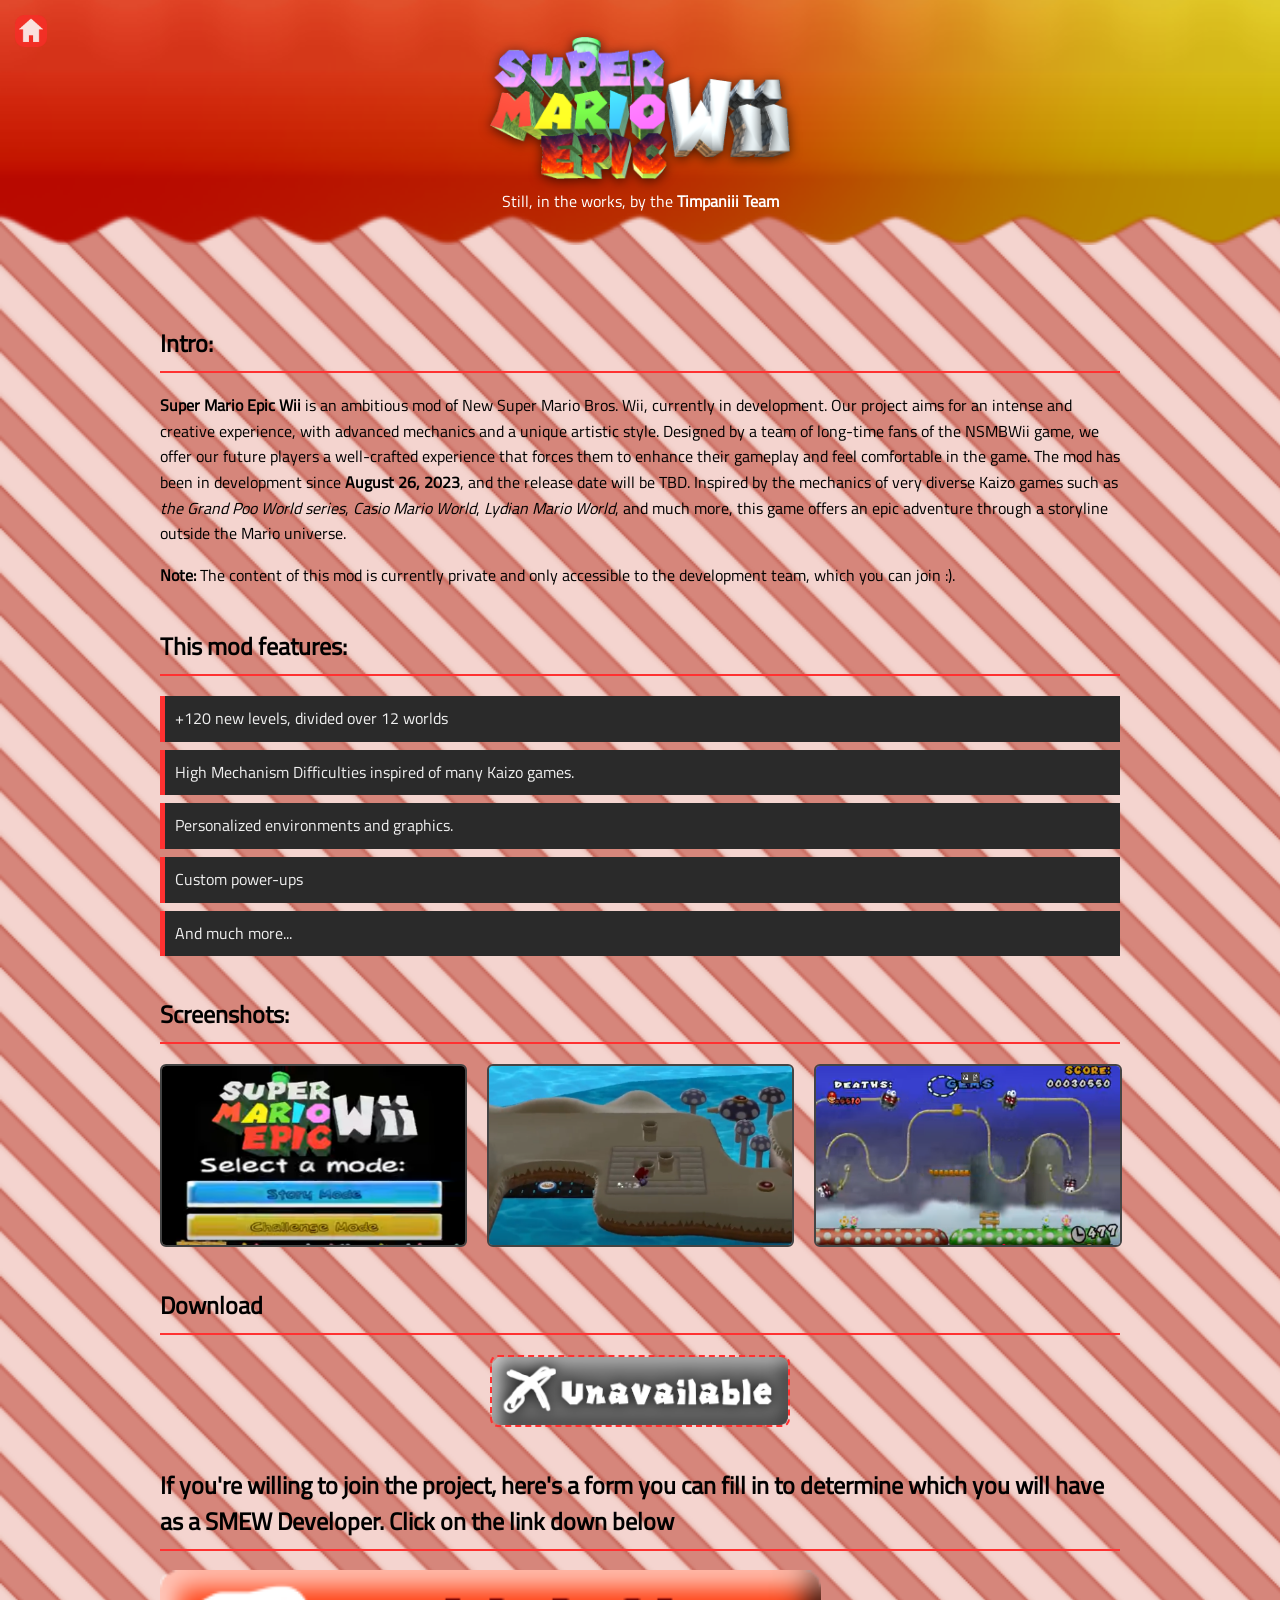
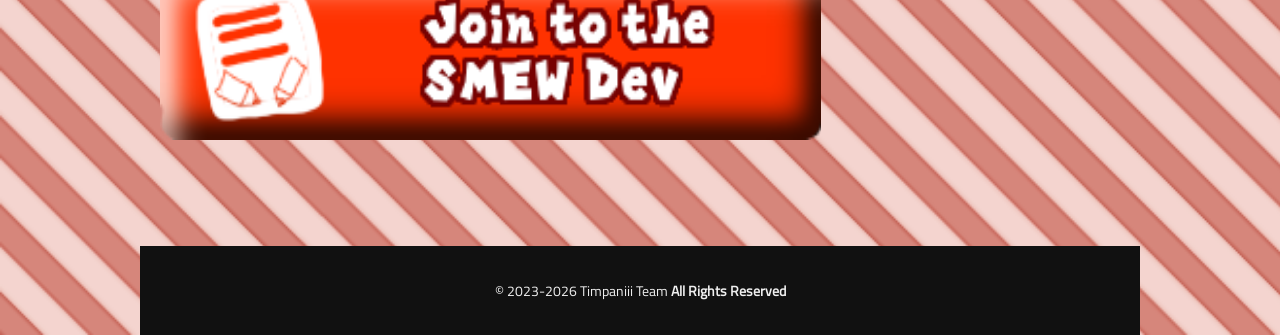
<file: SMEW/SMEW.html>
<!DOCTYPE html>

<html lang="en">
	<link rel="icon" href="favicon.png" type="image/png">
	<head>
	  <meta charset="UTF-8" />
	  <meta name="viewport" content="width=device-width" />
	  <title>Super Mario Epic Wii</title>
	  <meta name="description" content="Official Super Mario Epic Wii website, featuring any-time recrutment forms & sessions." />
	  <meta name="keywords" content="Super Mario, Epic Team, mod, Mario Wii, fan game" />
	  <meta name="author" content="Super Mario Epic Team" />
	  <link rel="stylesheet" href="SMEW.css" />
	</head>
	<body>
	  <div class="top-banner">
		<img src="top.png" alt="Dégradé" class="banner-img">
		<div class="banner-content">
		  <img src="TitleLogoNew.png" alt="Super Mario Epic Wii" class="logo-on-banner" />
		  <p class="subtitle-on-banner">Still, in the works, by the <strong>Timpaniii Team</strong></p>
		</div>
	  </div>
	  <div class="main-container">
		<main>
		  <section class="intro">
			<white>
			<h2>Intro:</h2>
			<p>
				<strong>Super Mario Epic Wii</strong> is an ambitious mod of New Super Mario Bros. Wii, currently in development. Our project aims
				for an intense and creative experience, with advanced mechanics and a unique artistic style. Designed by a team of long-time fans
				of the NSMBWii game, we offer our future players a well-crafted experience that forces them to enhance their gameplay and feel
				comfortable in the game. The mod has been in development since <strong>August 26, 2023</strong>, and the release date will be TBD.
				Inspired by the mechanics of very diverse Kaizo games such as <em>the Grand Poo World series</em>, <em>Casio Mario World</em>,
				<em>Lydian Mario World</em>, and much more, this game offers an epic adventure through a storyline outside the Mario universe.
			</p>
			<p><strong>Note:</strong> The content of this mod is currently private and only accessible to the development team, which you can join :).
			</white>
		  </section>

		  <section class="features">
			<white><h2>This mod features:</h2></white>
			<ul>
			  <li>+120 new levels, divided over 12 worlds</li>
			  <li>High Mechanism Difficulties inspired of many Kaizo games.</li>
			  <li>Personalized environments and graphics.</li>
			  <li>Custom power-ups</li>
			  <li>And much more...</li>
			</ul>
		  </section>

		  <section class="gallery">
			<white>
			<h2>Screenshots:</h2>
			<div class="images">
			  <img src="preview1.PNG" alt="Preview 1">
			  <img src="preview2.PNG" alt="Preview 2">
			  <img src="preview3.PNG" alt="Preview 3">
			</div>
			</white>
		  </section>

		  <section class="download">
			<white>
			<h2>Download</h2>
			<!-- <p>Unavailable at the moment</p> -->
			<img src="download.png" alt="Download" class="download-placeholder">
			</white>
		  </section>

		  <section class="recruiting">
			<white>
			<h2>If you're willing to join the project, here's a form you can fill in to determine which you will have as a SMEW Developer. Click on the link down below</h2>
			<!-- <p>Unavailable at the moment</p> -->
			<a href="../recruiting/recruiting.html">
				<img src="recruiting.png" alt="Recruiting" class="clickable-icon" >
			</a>
		  </section>
		  </white>
		</main>

		<footer>
		  <p>&copy; 2023-2026 Timpaniii Team <strong>All Rights Reserved</strong></p>
		</footer>
	  </div>
	</body>
	<a href="../index.html" class="home-button" title="Back to Home Page">
	  <img src="home.png" alt="Main Page">
	</a>
</html>
</file>
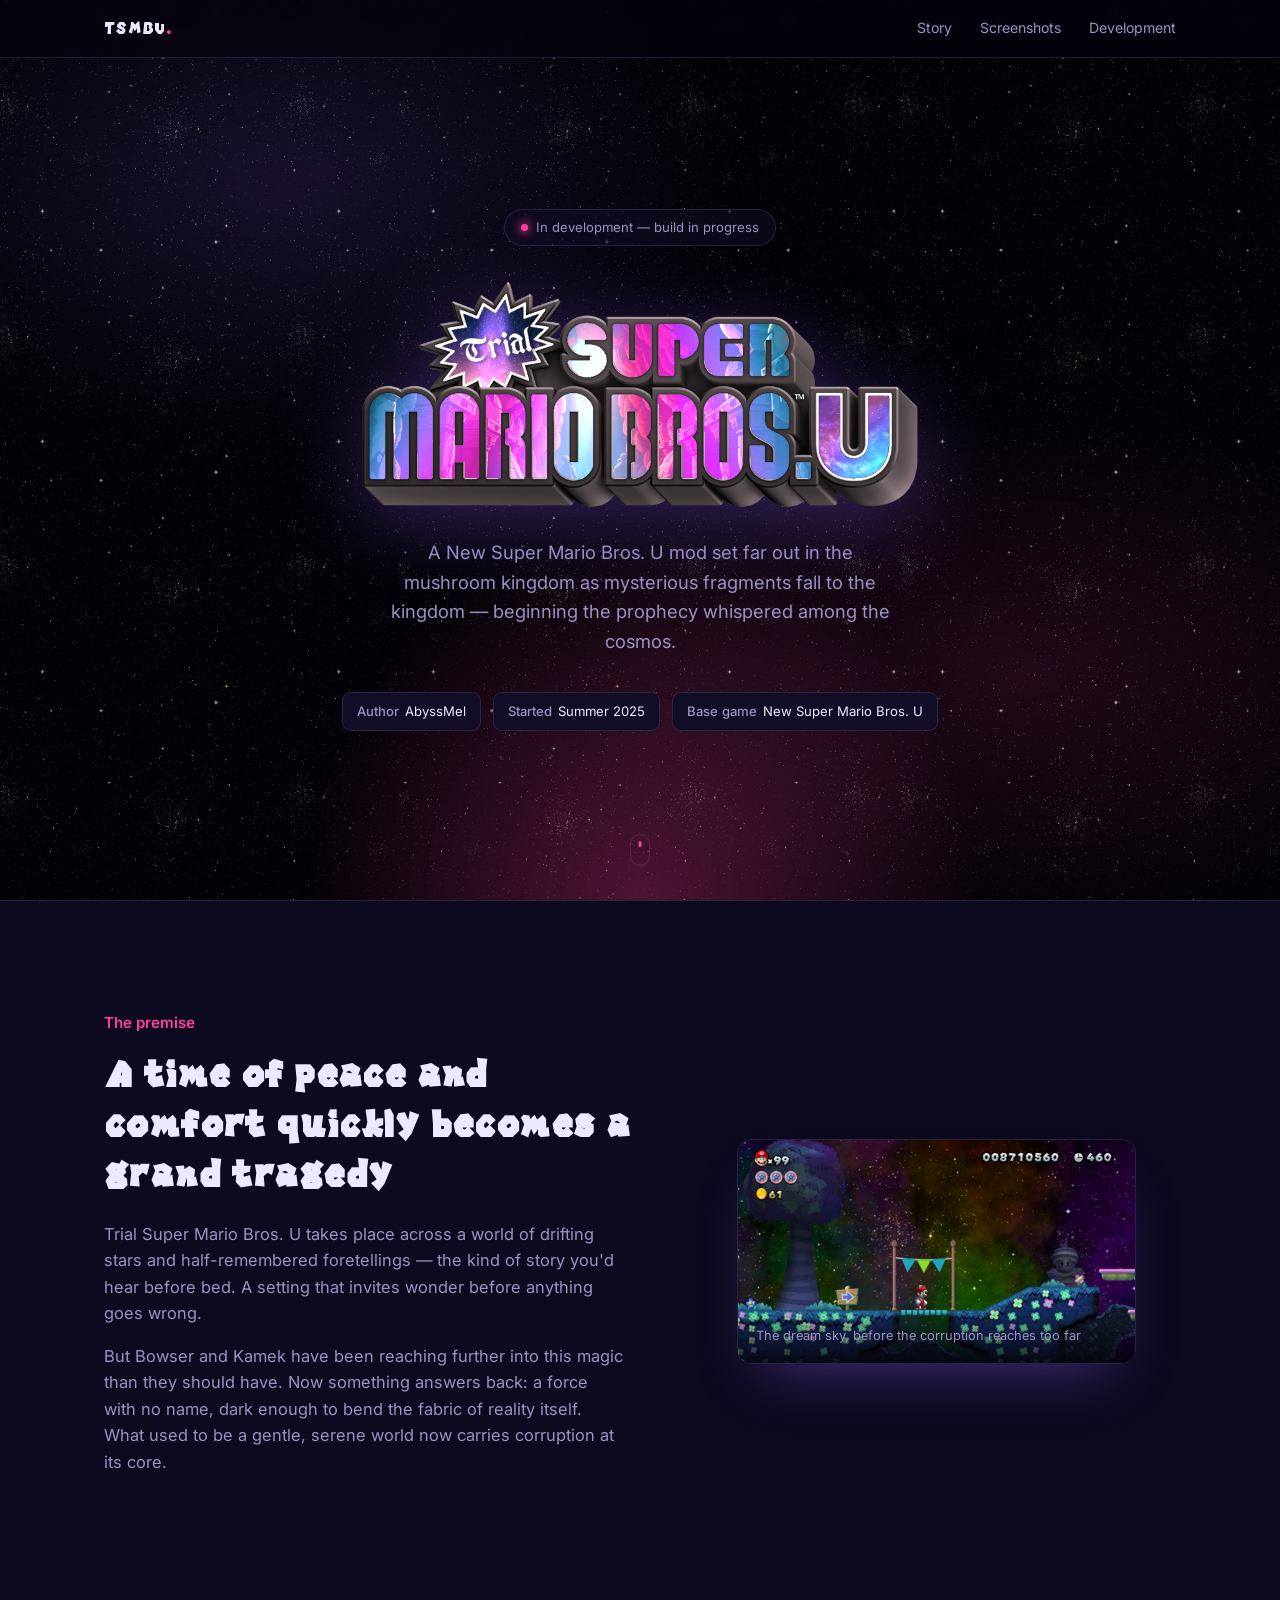
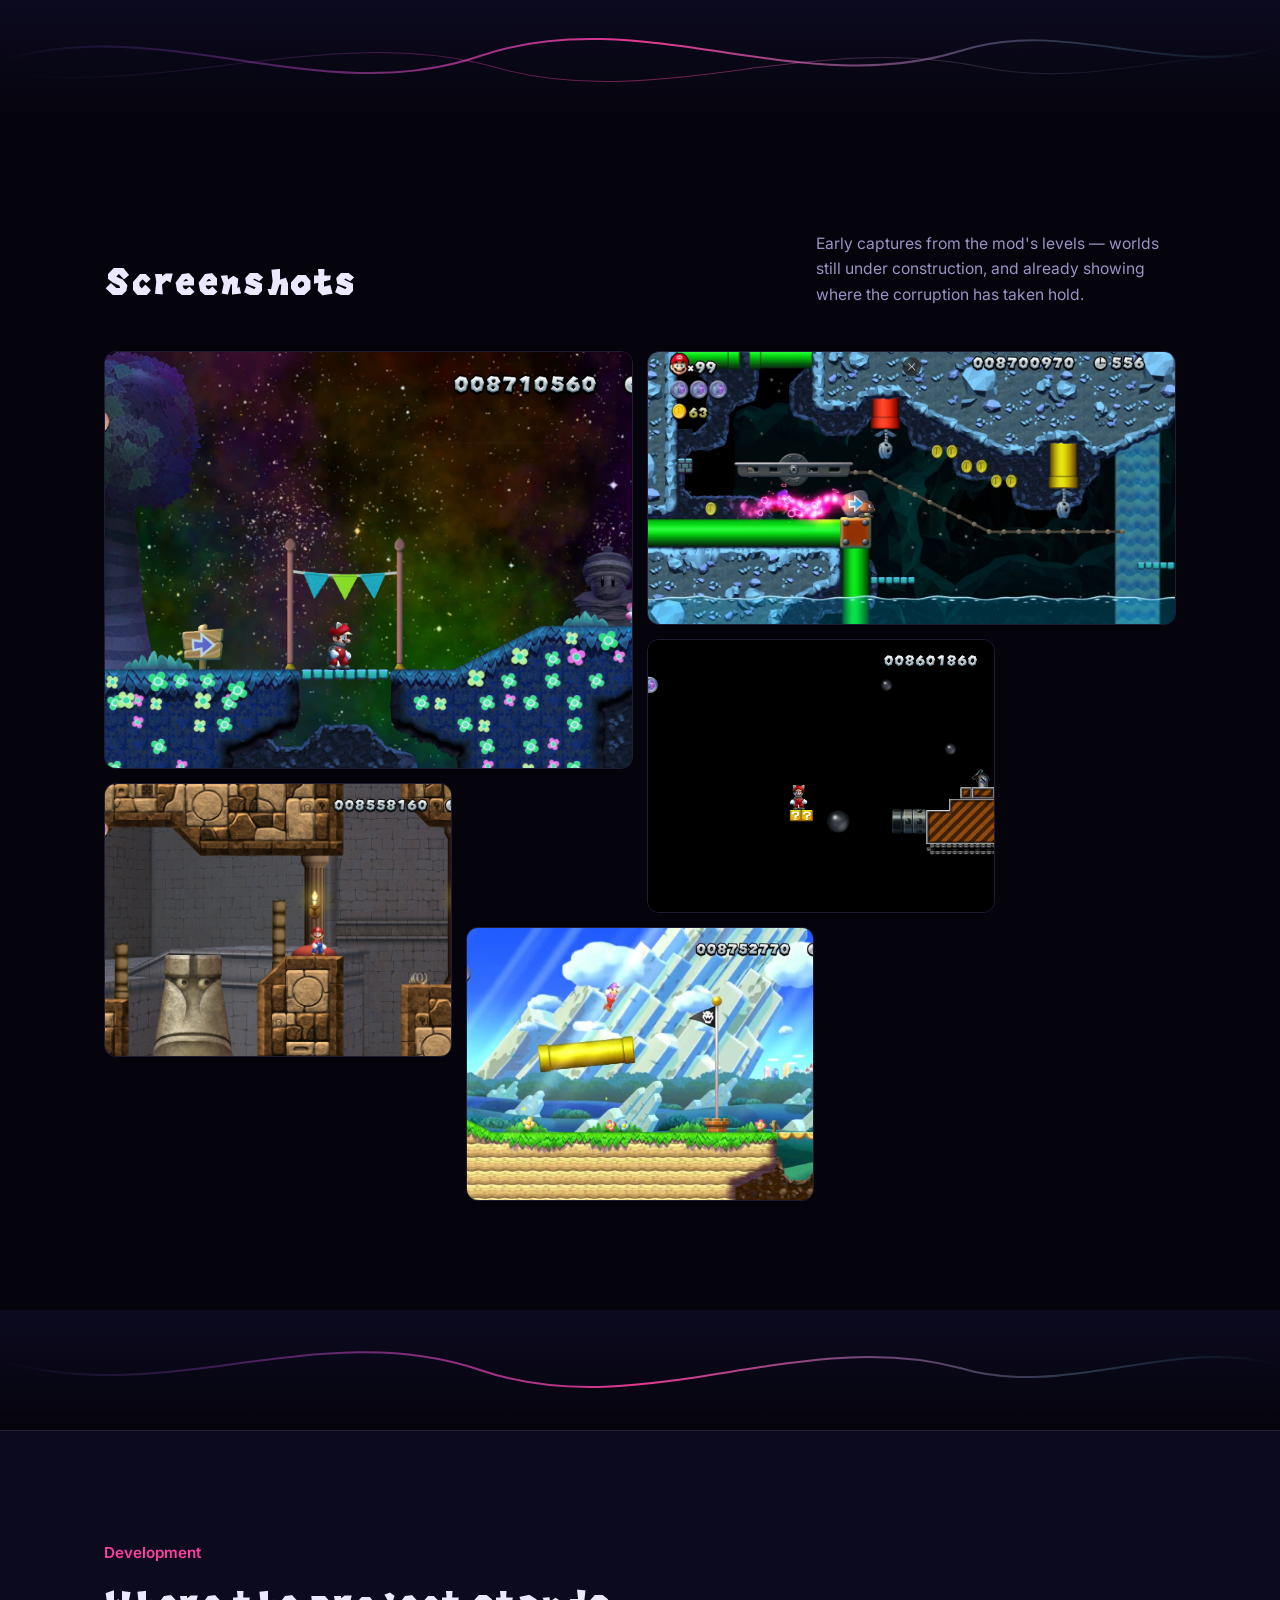
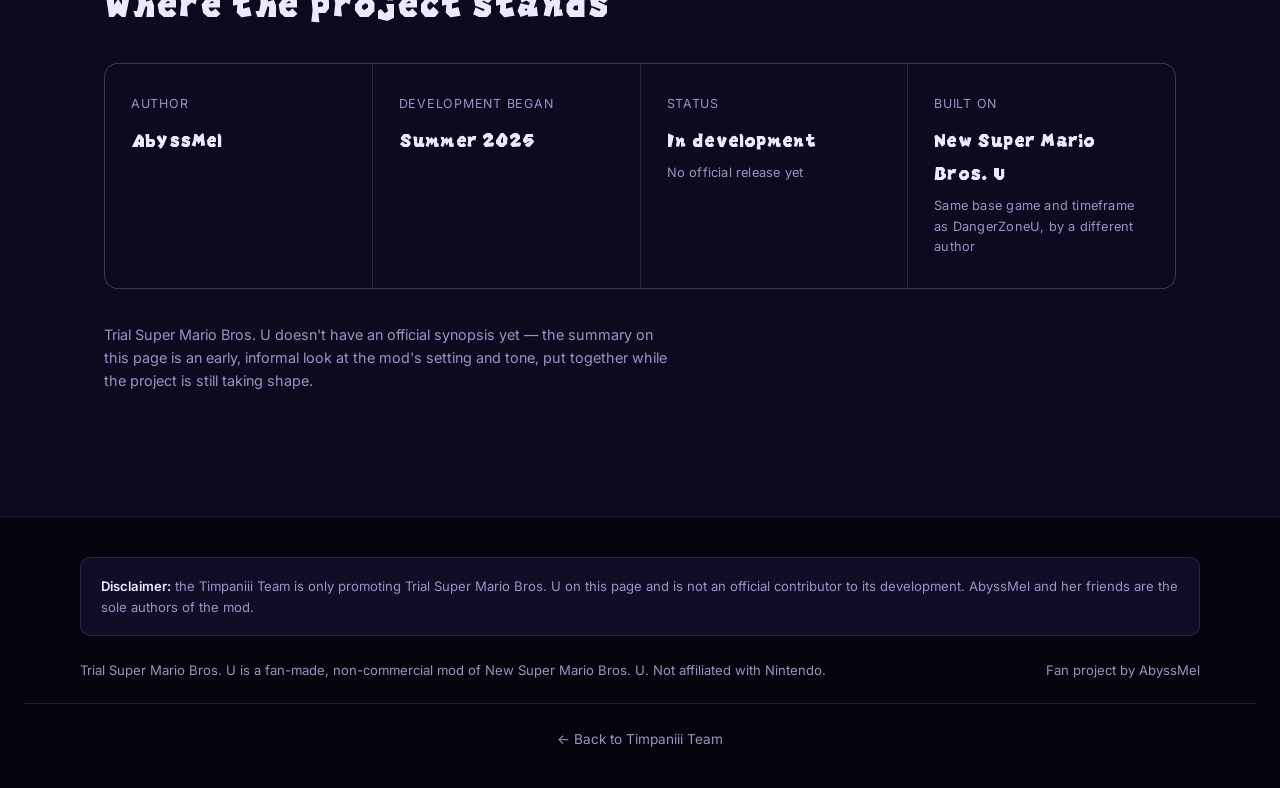
<file: TSMBU/TSMBU.html>
<!DOCTYPE html>
<html lang="en">
<head>
<meta charset="UTF-8">
<meta name="viewport" content="width=device-width, initial-scale=1.0, viewport-fit=cover">
<title>Trial Super Mario Bros. U — A story of fate and destiny</title>
<meta name="description" content="Trial Super Mario Bros. U (TSMBU) is a New Super Mario Bros. U mod by AbyssMel, in development since summer 2025 — a peaceful night becomes an adventure foretold by the stars.">
<link rel="preconnect" href="https://fonts.googleapis.com">
<link rel="preconnect" href="https://fonts.gstatic.com" crossorigin>
<link href="https://fonts.googleapis.com/css2?family=Inter:wght@400;500;600&display=swap" rel="stylesheet">
<style>
  @font-face{ font-family:'Paper Mario'; src:url('../assets/fonts/PaperMarioFont.ttf') format('truetype'); font-display:swap; }
  @font-face{ font-family:'Mario Script'; src:url('../assets/fonts/SuperMarioScript2Demo-Regular.ttf') format('truetype'); font-display:swap; }

  :root{
    --void:       #05040d;
    --void-2:     #0c0a1f;
    --panel:      #110d26;
    --line:       rgba(178, 156, 255, 0.16);
    --ink:        #ece8ff;
    --ink-dim:    #9c92c4;
    --magic-pink: #ff3fa0;
    --magic-vio:  #8b5cf6;
    --magic-cyan: #4fd7e8;
    --gold:       #ffcf5c;
    --maxw: 1120px;
  }

  *{ box-sizing:border-box; }
  html{ scroll-behavior:smooth; }
  body{
    position:relative;
    margin:0;
    background:
      radial-gradient(70% 50% at 15% 0%, rgba(139,92,246,0.16), transparent 60%),
      radial-gradient(60% 45% at 85% 30%, rgba(255,63,160,0.12), transparent 65%),
      var(--void) url('bg.webp');
    background-repeat:no-repeat, no-repeat, repeat;
    background-size:auto, auto, 950px auto;
    background-attachment:fixed, fixed, fixed;
    color:var(--ink);
    font-family:'Inter', system-ui, sans-serif;
    font-size:16px;
    line-height:1.6;
    -webkit-font-smoothing:antialiased;
    overflow-x:hidden;
  }

  /* ---------- hand-placed decorative sparkles (own artwork, not the photo) ---------- */
  .sparkle-field{
    position:fixed;
    inset:0;
    z-index:0;
    pointer-events:none;
    overflow:hidden;
  }
  .sparkle{
    position:absolute;
    opacity:0.85;
    animation:sparkle-pulse 3.4s ease-in-out infinite;
  }
  .sparkle svg{ width:100%; height:100%; display:block; }
  .sparkle.-pink svg{ fill:var(--magic-pink); }
  .sparkle.-violet svg{ fill:var(--magic-vio); }
  .sparkle.-cyan svg{ fill:var(--magic-cyan); }
  .sparkle.-gold svg{ fill:var(--gold); }

  @keyframes sparkle-pulse{
    0%, 100%{ opacity:0.25; transform:scale(0.75) rotate(0deg); }
    50%{ opacity:0.95; transform:scale(1.05) rotate(8deg); }
  }

  /* a soft hand-drawn corruption wisp, reused as a section divider */
  .rift{
    position:relative;
    z-index:1;
    height:120px;
    margin-top:-1px;
    overflow:hidden;
    background:linear-gradient(180deg, var(--void-2), var(--void));
  }
  .rift svg{ width:100%; height:100%; display:block; }

  img{ max-width:100%; display:block; }

  h1,h2,h3{
    font-family:'Paper Mario', 'Inter', sans-serif;
    font-weight:400;
    margin:0;
    line-height:1.2;
    letter-spacing:0.01em;
  }

  a{ color:inherit; }

  .wrap{
    max-width:var(--maxw);
    margin:0 auto;
    padding:0 24px;
  }

  /* ---------- starfield base (used behind hero + as page wash) ---------- */
  .stars-layer{
    position:absolute;
    inset:0;
    background-image:url('bg.webp');
    background-repeat:repeat;
    background-size:900px auto;
    opacity:0.55;
  }

  @keyframes twinkle{
    0%, 100%{ opacity:0.4; }
    50%{ opacity:0.75; }
  }

  /* ---------- top nav ---------- */
  .nav{
    position:fixed;
    top:0; left:0; right:0;
    z-index:50;
    background:rgba(5,4,13,0.72);
    backdrop-filter:blur(10px);
    border-bottom:1px solid var(--line);
  }
  .nav-row{
    display:flex;
    align-items:center;
    justify-content:space-between;
    padding:14px 24px;
    max-width:var(--maxw);
    margin:0 auto;
  }
  .nav-mark{
    font-family:'Paper Mario', sans-serif;
    font-size:1.15rem;
    letter-spacing:0.02em;
    color:var(--ink);
  }
  .nav-mark span{ color:var(--magic-pink); }
  .nav-links{
    display:flex;
    gap:28px;
    list-style:none;
    margin:0; padding:0;
    font-size:0.88rem;
    color:var(--ink-dim);
  }
  .nav-links a{ text-decoration:none; transition:color .2s; }
  .nav-links a:hover{ color:var(--ink); }
  .nav-links a:focus-visible{ outline:2px solid var(--magic-pink); outline-offset:4px; border-radius:2px; }
  @media (max-width:640px){ .nav-links{ display:none; } }

  /* ---------- hero ---------- */
  .hero{
    position:relative;
    min-height:100svh;
    display:flex;
    flex-direction:column;
    align-items:center;
    justify-content:center;
    text-align:center;
    padding:140px 24px 100px;
    overflow:hidden;
    background:
      radial-gradient(60% 50% at 22% 20%, rgba(139,92,246,0.35), transparent 60%),
      radial-gradient(55% 45% at 80% 75%, rgba(255,63,160,0.28), transparent 65%),
      var(--void);
  }
  .hero .stars-layer{ animation:twinkle 7s ease-in-out infinite; }
  .hero-corruption{
    position:absolute;
    inset:0;
    background:
      radial-gradient(38% 60% at 50% 100%, rgba(255,63,160,0.30), transparent 70%);
    mix-blend-mode:screen;
    pointer-events:none;
  }
  .hero-inner{ position:relative; z-index:2; max-width:760px; }
  .hero-badge{
    display:inline-flex;
    align-items:center;
    gap:8px;
    padding:7px 16px;
    border:1px solid var(--line);
    border-radius:100px;
    background:rgba(17,13,38,0.6);
    font-size:0.82rem;
    color:var(--ink-dim);
    margin-bottom:34px;
  }
  .hero-badge .dot{
    width:7px; height:7px; border-radius:50%;
    background:var(--magic-pink);
    box-shadow:0 0 10px 2px rgba(255,63,160,0.7);
  }
  .hero-logo{
    width:min(560px, 84vw);
    margin:0 auto 30px;
    filter:drop-shadow(0 18px 44px rgba(139,92,246,0.35));
  }
  .hero h1{
    position:absolute;
    width:1px; height:1px;
    overflow:hidden;
    clip:rect(0 0 0 0);
  }
  .hero-tag{
    font-size:1.15rem;
    color:var(--ink-dim);
    max-width:520px;
    margin:0 auto;
  }
  .hero-meta{
    display:flex;
    flex-wrap:wrap;
    justify-content:center;
    gap:12px;
    margin-top:36px;
  }
  .chip{
    font-size:0.82rem;
    color:var(--ink);
    background:var(--panel);
    border:1px solid var(--line);
    padding:8px 14px;
    border-radius:9px;
  }
  .chip b{ color:var(--ink-dim); font-weight:500; margin-right:6px; }

  .scroll-cue{
    position:absolute;
    bottom:34px; left:50%;
    transform:translateX(-50%);
    width:20px; height:32px;
    border:1.5px solid var(--line);
    border-radius:12px;
    z-index:2;
  }
  .scroll-cue::before{
    content:'';
    position:absolute;
    top:6px; left:50%;
    width:3px; height:6px;
    background:var(--magic-pink);
    border-radius:2px;
    transform:translateX(-50%);
    animation:cue 1.8s ease-in-out infinite;
  }
  @keyframes cue{
    0%{ opacity:1; top:6px; }
    70%{ opacity:0; top:16px; }
    100%{ opacity:0; top:6px; }
  }

  /* ---------- section shell ---------- */
  section{ position:relative; z-index:1; }
  header.hero{ z-index:1; }
  footer{ position:relative; z-index:1; }
  .section-pad{ padding:110px 0; }
  .eyebrow-free-label{
    font-size:0.95rem;
    color:var(--magic-pink);
    font-weight:600;
    margin-bottom:14px;
  }

  /* ---------- story ---------- */
  .story{
    background:var(--void-2);
    border-top:1px solid var(--line);
    border-bottom:1px solid var(--line);
  }
  .story-grid{
    display:grid;
    grid-template-columns:1.05fr 0.95fr;
    gap:64px;
    align-items:center;
  }
  .story h2{
    font-size:clamp(1.9rem, 3.4vw, 2.6rem);
    font-weight:700;
    margin-bottom:22px;
  }
  .story p{
    color:var(--ink-dim);
    font-size:1.03rem;
    max-width:52ch;
  }
  .story p + p{ margin-top:16px; }
  .story-figure{
    position:relative;
    border-radius:14px;
    overflow:hidden;
    border:1px solid var(--line);
    box-shadow:0 30px 60px -30px rgba(139,92,246,0.5);
  }
  .story-figure img{ width:100%; }
  .story-figure figcaption{
    position:absolute;
    left:0; right:0; bottom:0;
    padding:16px 18px;
    font-size:0.8rem;
    color:var(--ink-dim);
    background:linear-gradient(0deg, rgba(5,4,13,0.92), transparent);
  }
  @media (max-width:860px){
    .story-grid{ grid-template-columns:1fr; gap:36px; }
  }

  /* ---------- gallery ---------- */
  .gallery{ background:var(--void); }
  .gallery-head{
    display:flex;
    justify-content:space-between;
    align-items:flex-end;
    gap:24px;
    margin-bottom:44px;
  }
  .gallery-head h2{
    font-size:clamp(1.9rem, 3.4vw, 2.6rem);
  }
  .gallery-head p{
    color:var(--ink-dim);
    max-width:36ch;
    margin:0;
    font-size:0.98rem;
  }
  .mosaic{
    display:grid;
    grid-template-columns:repeat(6, 1fr);
    grid-auto-rows:130px;
    gap:14px;
  }
  .mosaic figure{
    margin:0;
    position:relative;
    border-radius:12px;
    overflow:hidden;
    border:1px solid var(--line);
  }
  .mosaic img{
    width:100%; height:100%;
    object-fit:cover;
    display:block;
    transition:transform .5s ease;
  }
  .mosaic figure:hover img{ transform:scale(1.045); }
  .mosaic figcaption{
    position:absolute;
    left:0; right:0; bottom:0;
    padding:10px 14px;
    font-size:0.76rem;
    color:var(--ink);
    background:linear-gradient(0deg, rgba(5,4,13,0.85), transparent);
    opacity:0;
    transition:opacity .25s ease;
  }
  .mosaic figure:hover figcaption{ opacity:1; }

  .m-a{ grid-column:span 3; grid-row:span 3; }
  .m-b{ grid-column:span 3; grid-row:span 2; }
  .m-c{ grid-column:span 2; grid-row:span 2; }
  .m-d{ grid-column:span 2; grid-row:span 2; }
  .m-e{ grid-column:span 2; grid-row:span 2; }

  @media (max-width:860px){
    .gallery-head{ flex-direction:column; align-items:flex-start; }
    .mosaic{ grid-template-columns:repeat(2, 1fr); grid-auto-rows:180px; }
    .m-a, .m-b, .m-c, .m-d, .m-e{ grid-column:span 2; grid-row:span 2; }
  }

  /* ---------- dev info ---------- */
  .devinfo{
    background:var(--void-2);
    border-top:1px solid var(--line);
  }
  .devinfo-grid{
    display:grid;
    grid-template-columns:repeat(4, 1fr);
    gap:1px;
    background:var(--line);
    border:1px solid var(--line);
    border-radius:14px;
    overflow:hidden;
  }
  .devinfo-cell{
    background:var(--void-2);
    padding:30px 26px;
  }
  .devinfo-cell .k{
    font-size:0.78rem;
    text-transform:uppercase;
    letter-spacing:0.06em;
    color:var(--ink-dim);
    margin-bottom:10px;
  }
  .devinfo-cell .v{
    font-family:'Paper Mario', sans-serif;
    font-size:1.3rem;
    letter-spacing:0.01em;
  }
  .devinfo-cell .v small{
    display:block;
    font-family:'Inter', sans-serif;
    font-weight:400;
    font-size:0.8rem;
    color:var(--ink-dim);
    margin-top:6px;
  }
  @media (max-width:860px){
    .devinfo-grid{ grid-template-columns:repeat(2, 1fr); }
  }
  @media (max-width:480px){
    .devinfo-grid{ grid-template-columns:1fr; }
  }

  .devinfo-note{
    margin-top:34px;
    font-size:0.9rem;
    color:var(--ink-dim);
    max-width:64ch;
  }
  .devinfo-note a{
    color:var(--magic-cyan);
    text-decoration:underline;
    text-underline-offset:3px;
  }

  /* ---------- footer ---------- */
  footer{
    padding:40px 24px 36px;
    border-top:1px solid var(--line);
    background:var(--void);
  }
  .footer-row{
    max-width:var(--maxw);
    margin:0 auto;
    display:flex;
    justify-content:space-between;
    align-items:center;
    gap:16px;
    flex-wrap:wrap;
  }
  .footer-row p{
    margin:0;
    font-size:0.82rem;
    color:var(--ink-dim);
  }
  .footer-disclaimer{
    max-width:var(--maxw);
    margin:0 auto 24px;
    padding:18px 20px;
    border:1px solid var(--line);
    border-radius:10px;
    background:var(--panel);
    font-size:0.82rem;
    color:var(--ink-dim);
    line-height:1.55;
  }
  .footer-disclaimer b{ color:var(--ink); font-weight:600; }
  .footer-back{
    text-align:center;
    padding:22px 24px 0;
    border-top:1px solid var(--line);
    margin-top:22px;
  }
  .back-link{
    display:inline-block;
    font-size:0.85rem;
    color:var(--ink-dim);
    text-decoration:none;
    transition:color .2s;
  }
  .back-link:hover{ color:var(--magic-cyan); }
  .back-link:focus-visible{ outline:2px solid var(--magic-pink); outline-offset:4px; border-radius:2px; }

  @media (prefers-reduced-motion: reduce){
    *{ animation-duration:0.001ms !important; animation-iteration-count:1 !important; transition-duration:0.001ms !important; }
    html{ scroll-behavior:auto; }
  }
</style>
</head>
<body>

<div class="sparkle-field" aria-hidden="true">
  <div class="sparkle -pink"    style="top:8%;  left:6%;  width:22px; animation-delay:0s;">
    <svg viewBox="0 0 24 24"><path d="M12 0C12 6 6 12 0 12C6 12 12 18 12 24C12 18 18 12 24 12C18 12 12 6 12 0Z"/></svg>
  </div>
  <div class="sparkle -violet"  style="top:14%; left:88%; width:16px; animation-delay:0.6s;">
    <svg viewBox="0 0 24 24"><path d="M12 0C12 6 6 12 0 12C6 12 12 18 12 24C12 18 18 12 24 12C18 12 12 6 12 0Z"/></svg>
  </div>
  <div class="sparkle -gold"    style="top:26%; left:47%; width:12px; animation-delay:1.4s;">
    <svg viewBox="0 0 24 24"><path d="M12 0C12 6 6 12 0 12C6 12 12 18 12 24C12 18 18 12 24 12C18 12 12 6 12 0Z"/></svg>
  </div>
  <div class="sparkle -cyan"    style="top:40%; left:12%; width:14px; animation-delay:2s;">
    <svg viewBox="0 0 24 24"><path d="M12 0C12 6 6 12 0 12C6 12 12 18 12 24C12 18 18 12 24 12C18 12 12 6 12 0Z"/></svg>
  </div>
  <div class="sparkle -pink"    style="top:58%; left:92%; width:20px; animation-delay:0.9s;">
    <svg viewBox="0 0 24 24"><path d="M12 0C12 6 6 12 0 12C6 12 12 18 12 24C12 18 18 12 24 12C18 12 12 6 12 0Z"/></svg>
  </div>
  <div class="sparkle -violet"  style="top:72%; left:4%;  width:18px; animation-delay:1.8s;">
    <svg viewBox="0 0 24 24"><path d="M12 0C12 6 6 12 0 12C6 12 12 18 12 24C12 18 18 12 24 12C18 12 12 6 12 0Z"/></svg>
  </div>
  <div class="sparkle -gold"    style="top:85%; left:55%; width:15px; animation-delay:2.5s;">
    <svg viewBox="0 0 24 24"><path d="M12 0C12 6 6 12 0 12C6 12 12 18 12 24C12 18 18 12 24 12C18 12 12 6 12 0Z"/></svg>
  </div>
  <div class="sparkle -cyan"    style="top:95%; left:80%; width:13px; animation-delay:1.1s;">
    <svg viewBox="0 0 24 24"><path d="M12 0C12 6 6 12 0 12C6 12 12 18 12 24C12 18 18 12 24 12C18 12 12 6 12 0Z"/></svg>
  </div>
</div>

<nav class="nav">
  <div class="nav-row">
    <div class="nav-mark">TSMBU<span>.</span></div>
    <ul class="nav-links">
      <li><a href="#story">Story</a></li>
      <li><a href="#gallery">Screenshots</a></li>
      <li><a href="#dev">Development</a></li>
    </ul>
  </div>
</nav>

<header class="hero">
  <div class="stars-layer" aria-hidden="true"></div>
  <div class="hero-corruption" aria-hidden="true"></div>
  <div class="hero-inner">
    <span class="hero-badge"><span class="dot"></span> In development — build in progress</span>
    <h1>Trial Super Mario Bros. U</h1>
    <img class="hero-logo" src="Title_Logo.webp" alt="Trial Super Mario Bros. U logo">
    <p class="hero-tag">A New Super Mario Bros. U mod set far out in the mushroom kingdom as mysterious fragments fall to the kingdom — beginning the prophecy whispered among the cosmos.</p>
    <div class="hero-meta">
      <span class="chip"><b>Author</b>AbyssMel</span>
      <span class="chip"><b>Started</b>Summer 2025</span>
      <span class="chip"><b>Base game</b>New Super Mario Bros. U</span>
    </div>
  </div>
  <div class="scroll-cue" aria-hidden="true"></div>
</header>

<section id="story" class="story section-pad">
  <div class="wrap story-grid">
    <div>
      <div class="eyebrow-free-label">The premise</div>
      <h2>A time of peace and comfort quickly becomes a grand tragedy</h2>
      <p>Trial Super Mario Bros. U takes place across a world of drifting stars and half-remembered foretellings — the kind of story you'd hear before bed. A setting that invites wonder before anything goes wrong.</p>
      <p>But Bowser and Kamek have been reaching further into this magic than they should have. Now something answers back: a force with no name, dark enough to bend the fabric of reality itself. What used to be a gentle, serene world now carries corruption at its core.</p>
    </div>
    <figure class="story-figure">
      <img src="plotrubbish2.webp" alt="Mario standing on a flower-covered platform beneath a dreamlike starry sky, a decorated banner overhead">
      <figcaption>The dream sky, before the corruption reaches too far</figcaption>
    </figure>
  </div>
</section>

<div class="rift" aria-hidden="true">
  <svg viewBox="0 0 1200 120" preserveAspectRatio="none">
    <defs>
      <linearGradient id="riftGrad1" x1="0" y1="0" x2="1" y2="0">
        <stop offset="0%" stop-color="#8b5cf6" stop-opacity="0"/>
        <stop offset="50%" stop-color="#ff3fa0" stop-opacity="0.9"/>
        <stop offset="100%" stop-color="#4fd7e8" stop-opacity="0"/>
      </linearGradient>
    </defs>
    <path d="M0,60 C150,10 300,110 450,55 C600,0 750,100 900,50 C1000,15 1100,80 1200,45"
          fill="none" stroke="url(#riftGrad1)" stroke-width="2"/>
    <path d="M0,72 C160,95 320,20 470,68 C620,110 760,30 920,66 C1030,90 1120,40 1200,62"
          fill="none" stroke="url(#riftGrad1)" stroke-width="1" opacity="0.5"/>
  </svg>
</div>

<section id="gallery" class="gallery section-pad">
  <div class="wrap">
    <div class="gallery-head">
      <h2>Screenshots</h2>
      <p>Early captures from the mod's levels — worlds still under construction, and already showing where the corruption has taken hold.</p>
    </div>
    <div class="mosaic">
      <figure class="m-a">
        <img src="plotrubbish2.webp" alt="Mario on a flowering platform under a colourful, star-filled dream sky">
        <figcaption>A dream-sky overworld level</figcaption>
      </figure>
      <figure class="m-b">
        <img src="plotrubbish4.png" alt="Mario near a frozen cavern with a swinging wrecking ball and scattered coins">
        <figcaption>Frozen depths beneath the dream</figcaption>
      </figure>
      <figure class="m-c">
        <img src="plotrubbish1.webp" alt="Fire Mario in a dark void level facing a spike-covered cannon platform">
        <figcaption>A corrupted void stage</figcaption>
      </figure>
      <figure class="m-d">
        <img src="plotrubbish3.webp" alt="Mario inside a stone temple corridor lined with statues and torches">
        <figcaption>An ancient temple interior</figcaption>
      </figure>
      <figure class="m-e">
        <img src="plotrubbish5.png" alt="Mario leaping past a golden pipe toward the level's goal flag">
        <figcaption>Reaching the goal pole</figcaption>
      </figure>
    </div>
  </div>
</section>

<div class="rift" aria-hidden="true">
  <svg viewBox="0 0 1200 120" preserveAspectRatio="none">
    <path d="M0,50 C150,100 300,5 450,60 C600,115 750,15 900,58 C1000,90 1100,25 1200,55"
          fill="none" stroke="url(#riftGrad1)" stroke-width="2"/>
  </svg>
</div>

<section id="dev" class="devinfo section-pad">
  <div class="wrap">
    <div class="eyebrow-free-label">Development</div>
    <h2 style="font-size:clamp(1.9rem, 3.4vw, 2.6rem); margin-bottom:34px;">Where the project stands</h2>
    <div class="devinfo-grid">
      <div class="devinfo-cell">
        <div class="k">Author</div>
        <div class="v">AbyssMel</div>
      </div>
      <div class="devinfo-cell">
        <div class="k">Development began</div>
        <div class="v">Summer 2025</div>
      </div>
      <div class="devinfo-cell">
        <div class="k">Status</div>
        <div class="v">In development<small>No official release yet</small></div>
      </div>
      <div class="devinfo-cell">
        <div class="k">Built on</div>
        <div class="v">New Super Mario Bros. U<small>Same base game and timeframe as DangerZoneU, by a different author</small></div>
      </div>
    </div>
    <p class="devinfo-note">Trial Super Mario Bros. U doesn't have an official synopsis yet — the summary on this page is an early, informal look at the mod's setting and tone, put together while the project is still taking shape.</p>
  </div>
</section>

<footer>
  <div class="footer-disclaimer">
    <b>Disclaimer:</b> the Timpaniii Team is only promoting Trial Super Mario Bros. U on this page and is not an official contributor to its development. AbyssMel and her friends are the sole authors of the mod.
  </div>
  <div class="footer-row">
    <p>Trial Super Mario Bros. U is a fan-made, non-commercial mod of New Super Mario Bros. U. Not affiliated with Nintendo.</p>
    <p>Fan project by AbyssMel</p>
  </div>
  <div class="footer-back">
    <a class="back-link" href="../index.html">← Back to Timpaniii Team</a>
  </div>
</footer>

</body>
</html>
</file>
<file: style.css>
/* ===== Fonts ===== */
@font-face{
  font-family:'Paper Mario';
  src:url('assets/fonts/PaperMarioFont.ttf') format('truetype');
  font-display:swap;
}
@font-face{
  font-family:'Mario Script';
  src:url('assets/fonts/SuperMarioScript2Demo-Regular.ttf') format('truetype');
  font-display:swap;
}

/* ===== Design tokens ===== */
:root{
  --night-deep:   #060a1c;
  --night-mid:    #0b1638;
  --night-band:   #0e1a40;
  --moon-glow:    #d9e9fb;
  --cloud-slate:  #4b5170;
  --timpani-white:#fbfbf8;
  --lavender:     #b6a3e0;
  --lavender-deep:#463d7d;
  --gold:         #f3c34e;
  --coral:        #e07a34;
  --text-soft:    #dfe4f5;

  --font-display: 'Paper Mario', system-ui, sans-serif;
  --font-body:    'Mario Script', system-ui, sans-serif;
}

*{ box-sizing:border-box; }
html{ scroll-behavior:smooth; touch-action:manipulation; -webkit-text-size-adjust:100%; text-size-adjust:100%; }
body{
  margin:0;
  background:var(--night-deep);
  color:var(--text-soft);
  font-family:var(--font-body);
  overflow-x:hidden;
  touch-action:manipulation;
  overscroll-behavior-y:none;
}
img{ max-width:none; -webkit-user-drag:none; user-select:none; -webkit-touch-callout:none; }
h1,h2,h3{ font-family:var(--font-display); margin:0; }

@media (prefers-reduced-motion: reduce){
  *{ animation-duration:0.001ms !important; animation-iteration-count:1 !important; }
}

/* ===== Top bar ===== */
.topbar{
  position:fixed;
  top:0; left:0; right:0;
  z-index:50;
  display:flex;
  align-items:center;
  justify-content:space-between;
  padding:10px clamp(16px,4vw,48px);
  background:linear-gradient(to bottom, rgba(6,10,28,0.85), rgba(6,10,28,0));
  pointer-events:none;
}
.topbar__logo{
  height:clamp(56px,8vw,84px);
  width:auto;
  filter:drop-shadow(0 6px 14px rgba(0,0,0,0.55));
  pointer-events:auto;
}
.topbar__nav{
  display:flex;
  gap:clamp(14px,2.4vw,28px);
  pointer-events:auto;
}
.topbar__nav a{
  color:var(--text-soft);
  text-decoration:none;
  font-weight:700;
  font-size:0.95rem;
  letter-spacing:0.02em;
  padding:8px 4px;
  border-bottom:2px solid transparent;
  transition:border-color 0.2s ease, color 0.2s ease;
}
.topbar__nav a:hover,
.topbar__nav a:focus-visible{
  color:var(--gold);
  border-color:var(--gold);
}

/* ===== Hero ===== */
.hero{
  position:relative;
  width:100%;
  height:100svh;
  min-height:560px;
  overflow:hidden;
  display:flex;
  align-items:flex-end;
  justify-content:center;
}
.hero__bg{
  position:absolute;
  inset:0;
  width:100%;
  height:100%;
  object-fit:cover;
  object-position:center bottom;
  z-index:0;
}

/* Nuages */
.cloud-layer{
  position:absolute;
  inset:0;
  z-index:1;
  overflow:hidden;
  pointer-events:none;
}
.cloud{
  position:absolute;
  opacity:0.8;
  filter:blur(0.3px);
  will-change:transform;
}
.cloud--1{ top:8%;  width:220px; opacity:0.55; animation:driftRight 70s linear infinite; }
.cloud--2{ top:16%; width:150px; opacity:0.4;  animation:driftRight 95s linear infinite; animation-delay:-20s; }
.cloud--3{ top:5%;  width:180px; opacity:0.65; animation:driftLeft  60s linear infinite; animation-delay:-10s; }
.cloud--4{ top:22%; width:260px; opacity:0.5;  animation:driftRight 110s linear infinite; animation-delay:-55s; }
.cloud--5{ top:12%; width:130px; opacity:0.35; animation:driftLeft  80s linear infinite; animation-delay:-35s; }
.cloud--6{ top:27%; width:200px; opacity:0.45; animation:driftRight 85s linear infinite; animation-delay:-70s; }

@keyframes driftRight{
  from{ transform:translateX(-30vw); }
  to{   transform:translateX(130vw); }
}
@keyframes driftLeft{
  from{ transform:translateX(130vw); }
  to{   transform:translateX(-30vw); }
}

/* Particules de vent */
.wind-path{
  position:absolute;
  inset:0;
  z-index:2;
  pointer-events:none;
}
.particle{
  position:absolute;
  width:86px;
  height:86px;
  opacity:0;
  transform:translate(-50%,-50%) scale(1.0);
  animation-name:windPulse;
  animation-duration:0.5s;
  animation-timing-function:ease-in-out;
  animation-iteration-count:infinite;
}

@keyframes windPulse{
  0%   { opacity:0;   transform:translate(-50%,-50%) scale(0.35); }
  35%  { opacity:1;   transform:translate(-50%,-50%) scale(1);    }
  100% { opacity:0;   transform:translate(-50%,-50%) scale(0.55); }
}

/* ===== Timpani (personnage) ===== */
.timpani{
  position:absolute;
  left:50%;
  bottom:28%;
  width:340px;
  height:420px;
  transform:translateX(-50%);
  transform-origin:bottom center;
  z-index:3;
  filter:drop-shadow(0 18px 24px rgba(0,0,0,0.45));
  animation:timpaniIdle 4.6s ease-in-out infinite;
}
.timpani img{ position:absolute; }

/* Animation debout : léger balancement + respiration, en boucle */
@keyframes timpaniIdle{
  0%,100%{ transform:translateX(-50%) translateY(0)    rotate(0deg);   }
  25%    { transform:translateX(-50%) translateY(-4px)  rotate(-0.7deg); }
  50%    { transform:translateX(-50%) translateY(-7px)  rotate(0deg);   }
  75%    { transform:translateX(-50%) translateY(-4px)  rotate(0.7deg); }
}

/* Easter egg : petit sursaut espiègle déclenché aléatoirement */
@keyframes timpaniEgg{
  0%   { transform:translateX(-50%) translateY(0)    rotate(0deg)  scale(1);    }
  25%  { transform:translateX(-50%) translateY(-24px) rotate(-7deg) scale(1.04); }
  45%  { transform:translateX(-50%) translateY(-28px) rotate(6deg)  scale(1.04); }
  70%  { transform:translateX(-50%) translateY(-2px)  rotate(-3deg) scale(1);    }
  100% { transform:translateX(-50%) translateY(0)    rotate(0deg)  scale(1);    }
}
.timpani.timpani--egg{ animation:timpaniEgg 1.1s ease-in-out 1; }

.timpani__wing{
  width:80px;
  height:auto;
  z-index:2;
  opacity:1;
  cursor:pointer;
  pointer-events:auto;
}
.timpani__wing--right{
  top:-38px;
  left:196px;
  width:96px;
  transform-origin:bottom center;
  animation:flapRight 3.4s ease-in-out infinite;
}
.timpani__wing--left{
  top:-30px;
  left:164px;
  width:76px;
  transform-origin:bottom center;
  animation:flapLeft 3.4s ease-in-out infinite;
}
@keyframes flapRight{
  0%,100%{ transform:rotate(-6deg); }
  50%    { transform:rotate(-1deg); }
}
@keyframes flapLeft{
  0%,100%{
	  transform:scaleX(-1)
	  rotate(28deg);
  }
  50%    {
	  transform:scaleX(-0.6)
	  rotate(20deg);
  }
}
/* Battement rapide au clic sur la barrette */
@keyframes flapRightFast{
  0%,100%{ transform:scaleX(1) rotate(-6deg); }
  50%    { transform:scaleX(0.6) rotate(16deg); }
}
@keyframes flapLeftFast{
  0%,100%{ transform:scaleX(-1) rotate(28deg); }
  50%    { transform:scaleX(-0.6) rotate(6deg);  }
}
.timpani__wing--right.wing--fast{ animation:flapRightFast 0.26s ease-in-out infinite; }
.timpani__wing--left.wing--fast { animation:flapLeftFast  0.26s ease-in-out infinite; }

.timpani__dress{
  width:250px;
  left:45px;
  top:225px;
  z-index:3;
}

.timpani__hand--left{
  width:48px;
  left:160px;
  top:220px;
  z-index:3;
  transform:rotate(-15deg);
  transform-origin:top center;
}
.timpani__hand--right{
  width:50px;
  left:100px;
  top:230px;
  transform:rotate(15deg);
  z-index:2;
  transform-origin:top center;
}
/* Salut : main droite levée qui s'agite */
@keyframes waveHand{
  0%   { transform:rotate(-15deg)  translate(0,0);      }
  15%  { transform:rotate(-175deg) translate(-6px,-18px); }
  30%  { transform:rotate(-130deg) translate(-8px,-12px); }
  45%  { transform:rotate(-170deg) translate(-8px,-18px); }
  60%  { transform:rotate(-130deg) translate(-8px,-12px); }
  78%  { transform:rotate(-165deg) translate(-8px,-18px); }
  100% { transform:rotate(-15deg)  translate(0,0);      }
}

.timpani__hand--left.wave{
  animation:waveHand 1.5s ease-in-out 1;
}

.timpani__head{
  width:271px;
  left:32px;
  top:36px;
  z-index:2;
  cursor:pointer;
  pointer-events:auto;
}

.timpani__eyes{
  width:52px;
  left:110px;
  top:158px;
  z-index:5;
  transform-origin:center;
  animation:timpaniBlink 3.6s ease-in-out infinite;
  pointer-events:none;
}
@keyframes timpaniBlink{
  0%, 88%, 100% { transform:scaleY(1);    }
  92%           { transform:scaleY(0.1);  }
  96%           { transform:scaleY(1);    }
}
.timpani__mouth{
  width:17px;
  left:128px;
  top:198px;
  z-index:5;
  transform-origin:center;
  animation:timpaniMouth 4.6s ease-in-out infinite;
  pointer-events:none;
}
@keyframes timpaniMouth{
  0%,100%{ transform:scaleY(0.3);    }
  50%    { transform:scaleY(0.325); }
}

/* Bouche qui s'ouvre quand elle salue (clic sur le visage) */
@keyframes mouthTalk{
  0%   { transform:scaleY(0.3); }
  20%  { transform:scaleY(1);   }
  45%  { transform:scaleY(0.55);}
  65%  { transform:scaleY(1);   }
  100% { transform:scaleY(0.3); }
}
.timpani__mouth.talk{
  animation:mouthTalk 1.5s ease-in-out 1;
}

/* Légende du héros */
.hero__caption{
  position:relative;
  z-index:4;
  text-align:center;
  color:var(--timpani-white);
  padding-bottom:34px;
  text-shadow:0 4px 18px rgba(0,0,0,0.6);
}
.hero__caption h1{
  font-size:clamp(2.2rem,6vw,3.4rem);
  color:var(--lavender);
  letter-spacing:0.02em;
}
.hero__caption p{
  margin:6px 0 18px;
  font-weight:700;
  font-size:1rem;
  color:var(--text-soft);
}
.scroll-cue{
  color:var(--gold);
  text-decoration:none;
  font-weight:800;
  font-size:0.9rem;
  border:2px solid var(--gold);
  border-radius:999px;
  padding:8px 18px;
  display:inline-block;
  transition:transform 0.2s ease, background 0.2s ease;
}
.scroll-cue:hover{ background:var(--gold); color:var(--night-deep); transform:translateY(-2px); }

/* ===== Story section ===== */
.story{
  background:var(--night-mid);
  padding:clamp(48px,9vw,96px) clamp(20px,6vw,64px);
  display:flex;
  justify-content:center;
}
.story__card{
  max-width:720px;
  background:var(--night-band);
  border:1px solid rgba(182,163,224,0.18);
  border-radius:18px;
  padding:clamp(28px,4vw,44px);
}
.story__eyebrow{
  display:inline-block;
  font-family:var(--font-display);
  font-weight:600;
  color:var(--gold);
  font-size:0.8rem;
  letter-spacing:0.14em;
  text-transform:uppercase;
  margin-bottom:10px;
}
.story h2{
  font-size:clamp(1.5rem,3vw,2.1rem);
  color:var(--lavender);
  margin-bottom:16px;
}
.story p{
  font-size:1.02rem;
  line-height:1.7;
  color:var(--text-soft);
}
.story em{ color:var(--gold); font-style:normal; }

/* ===== Projects section ===== */
.projects{
  background:var(--night-deep);
  padding:clamp(48px,9vw,96px) clamp(20px,6vw,64px) clamp(64px,10vw,110px);
  text-align:center;
}
.projects h2{
  font-size:clamp(1.5rem,3vw,2.1rem);
  color:var(--lavender);
  margin:10px 0 34px;
}
.projects__grid{
  display:grid;
  grid-template-columns:repeat(auto-fit,minmax(280px,1fr));
  gap:24px;
  max-width:900px;
  margin:0 auto;
}
.project-card{
  display:flex;
  flex-direction:column;
  background:var(--night-band);
  border:1px solid rgba(182,163,224,0.18);
  border-radius:18px;
  overflow:hidden;
  text-align:left;
  text-decoration:none;
  color:inherit;
  transition:transform 0.22s ease, border-color 0.22s ease, box-shadow 0.22s ease;
}
.project-card:hover,
.project-card:focus-visible{
  transform:translateY(-6px);
  border-color:rgba(243,195,78,0.55);
  box-shadow:0 16px 32px rgba(0,0,0,0.35);
}
.project-card__logo-wrap{
  display:flex;
  align-items:center;
  justify-content:center;
  background:linear-gradient(160deg, rgba(182,163,224,0.16), rgba(6,10,28,0));
  padding:28px 20px;
  min-height:140px;
}
.project-card__logo{
  max-width:100%;
  max-height:110px;
  width:auto;
  height:auto;
  filter:drop-shadow(0 8px 14px rgba(0,0,0,0.45));
}
.project-card__body{
  padding:22px 24px 26px;
  display:flex;
  flex-direction:column;
  gap:8px;
}
.project-card__body h3{
  font-size:1.3rem;
  color:var(--timpani-white);
  letter-spacing:0.02em;
}
.project-card__body p{
  margin:0;
  line-height:1.6;
  color:var(--text-soft);
  font-size:0.96rem;
}
.project-card__cta{
  margin-top:8px;
  font-family:var(--font-display);
  font-weight:600;
  font-size:0.85rem;
  letter-spacing:0.03em;
  color:var(--gold);
}
.projects__tag{
  display:inline-block;
  font-family:var(--font-display);
  font-size:0.72rem;
  font-weight:600;
  letter-spacing:0.1em;
  text-transform:uppercase;
  color:var(--coral);
  background:rgba(224,122,52,0.14);
  border-radius:999px;
  padding:4px 12px;
  width:fit-content;
}

/* ===== Footer ===== */
.site-footer{
  background:var(--night-deep);
  border-top:1px solid rgba(182,163,224,0.14);
  padding:22px;
  text-align:center;
  font-size:0.85rem;
  color:rgba(223,228,245,0.6);
}

/* ===== Responsive ===== */
@media (max-width:640px){
  .topbar__nav{ display:none; }
  .timpani{ width:240px; height:340px; }
  .timpani__wing--right{ width:68px; top:-26px; left:138px; }
  .timpani__wing--left{ width:60px; top:20px; left:158px; }
  .timpani__dress{ width:176px; left:32px; top:158px; }
  .timpani__head{ width:168px; left:36px; top:10px; }
  .timpani__hand--left{ width:34px; left:44px; top:236px; }
  .timpani__hand--right{ width:36px; left:164px; top:232px; }
  .timpani__eyes{ width:37px; left:101px; top:120px; }
  .timpani__mouth{ width:12px; left:113px; top:147px; }
  .particle{ width:18px; height:18px; }
}
</file>
<file: TC/style.css>
@font-face {
  font-family: "PaperMarioFont";
  src: url("../assets/fonts/PaperMarioFont.ttf") format("truetype");
  font-weight: normal;
  font-style: normal;
  font-display: swap;
}

:root {
  --encre: #2b1a10;
  --papier: #fff2d2;
  --orange: #ff9a2e;
  --rouille: #ab4d00;
  --sol: #3e7e5d;
  --sol-fonce: #23563a;
  --police: "PaperMarioFont", system-ui, sans-serif;
}

*, *::before, *::after { box-sizing: border-box; }

html { background: var(--sol); }

body {
  margin: 0;
  font-family: var(--police);
  font-size: clamp(1.15rem, 1rem + 0.6vw, 1.5rem);
  line-height: 1.35;
  color: var(--papier);
  background: var(--sol);
  -webkit-font-smoothing: antialiased;
}

/* ---------- Scene: infinite horizontal scrolling, one speed per layer ---------- */

.hero {
  --h: max(40rem, 100svh);
  position: relative;
  height: var(--h);
  overflow: hidden;
  background: #5a3119;
  isolation: isolate;
}

/*
  Each layer is a strip wider than the screen (100% + 1 tile) whose background
  repeats on X. It is translated by exactly one tile (--w) in a loop, so the
  seam is invisible. The closer the layer, the faster it moves.
*/
.plan {
  position: absolute;
  left: 0;
  width: calc(100% + var(--w));
  background-repeat: repeat-x;
  background-size: auto 100%;
  animation: defile var(--duree) linear infinite;
  will-change: transform;
  z-index: var(--z);
}

@keyframes defile {
  from { transform: translate3d(0, 0, 0); }
  to   { transform: translate3d(calc(-1 * var(--w)), 0, 0); }
}

/* Solid ground: hides tile seams in the green area of the front layer */
.hero::after {
  content: "";
  position: absolute;
  z-index: 4;
  left: 0;
  right: 0;
  bottom: 0;
  height: 22%;
  background: linear-gradient(to bottom, transparent, var(--sol) 45%);
  pointer-events: none;
}

/* plan3.png: sky + clouds (farthest, slowest) */
.plan-ciel {
  --z: 1;
  --w: calc(var(--h) * 0.75 * 580 / 617);
  --duree: 120s;
  top: 0;
  height: calc(var(--h) * 0.75);
  background-image: url("../assets/plan3.png");
}

/* plan1.png: misty forest (middle layer) */
.plan-loin {
  --z: 2;
  --w: calc(var(--h) * 0.4 * 1400 / 504);
  --duree: 70s;
  bottom: calc(var(--h) * 0.24);
  height: calc(var(--h) * 0.4);
  background-image: url("../assets/plan1.png");
}

/* plan2.png: big trees + ground (closest, fastest) */
.plan-avant {
  --z: 3;
  --w: calc(var(--h) * 0.6 * 2273 / 2096);
  --duree: 38s;
  bottom: 0;
  height: calc(var(--h) * 0.6);
  background-image: url("../assets/plan2.png");
}

/* ---------- Title ---------- */

.hero-texte {
  position: absolute;
  z-index: 5;
  top: clamp(1.25rem, 5svh, 3.5rem);
  left: 0;
  right: 0;
  padding: 0 1rem;
  text-align: center;
}

.presente {
  margin: 0 0 0.25em;
  font-size: clamp(1.2rem, 2.4vw, 2rem);
  color: var(--papier);
  text-shadow: 0 0.09em 0 var(--encre), 0 0 0.35em rgba(43, 26, 16, 0.6);
}

h1 {
  margin: 0;
  font-weight: normal;
  font-size: clamp(3rem, 11.5vw, 9.5rem);
  line-height: 0.95;
  color: var(--papier);
  -webkit-text-stroke: 0.14em var(--encre);
  paint-order: stroke fill;
  text-shadow: 0.05em 0.07em 0 var(--encre);
  transform: rotate(-1.5deg);
}

h1 .sigle {
  color: var(--orange);
  white-space: nowrap;
}

.accroche {
  position: absolute;
  z-index: 5;
  left: 50%;
  bottom: clamp(1rem, 4svh, 3rem);
  translate: -50% 0;
  width: min(92%, 40rem);
  margin: 0;
  text-align: center;
  text-wrap: balance;
  text-shadow: 0 0.09em 0 var(--sol-fonce);
}

/* ---------- Content on the ground ---------- */

.sol {
  padding: clamp(1.5rem, 5vw, 4rem) clamp(1rem, 5vw, 3rem);
}

main.sol {
  display: grid;
  grid-template-columns: repeat(auto-fit, minmax(min(100%, 20rem), 1fr));
  gap: clamp(1.5rem, 4vw, 3rem);
  max-width: 68rem;
  margin: 0 auto;
  padding-bottom: clamp(1rem, 3vw, 2rem);
}

.carte {
  padding: clamp(1.25rem, 3vw, 2rem);
  color: var(--encre);
  background: var(--papier);
  border: 0.2em solid var(--encre);
  border-radius: 1.1rem 0.6rem 1.3rem 0.7rem;
  box-shadow: 0.45rem 0.55rem 0 var(--sol-fonce);
}

.carte-direct    { transform: rotate(-1deg); }
.carte-fondateurs { transform: rotate(0.8deg); }
.carte-admin      { transform: rotate(-0.6deg); }
.carte-concours   { transform: rotate(1deg); }

.carte .note {
  margin: 0.8em 0 0;
  font-size: clamp(1rem, 1.7vw, 1.4rem);
  line-height: 1.2;
}

.carte-concours .bouton-discord { margin-top: 1rem; }

.carte h2 {
  margin: 0 0 0.4em;
  font-weight: normal;
  font-size: clamp(1.7rem, 3.4vw, 2.5rem);
  line-height: 1.05;
  color: var(--rouille);
  text-wrap: balance;
}

.date {
  margin: 0;
  font-size: clamp(1.6rem, 3.2vw, 2.4rem);
  line-height: 1.1;
  text-wrap: balance;
}

.carte ul {
  margin: 0;
  padding: 0;
  list-style: none;
  display: grid;
  gap: 0.5rem;
}

.carte li {
  padding: 0.3em 0.7em;
  font-size: clamp(1rem, 1.7vw, 1.5rem);
  overflow-wrap: anywhere;
  background: var(--orange);
  border: 0.13em solid var(--encre);
  border-radius: 0.5rem;
}

/* ---------- Discord ---------- */

.discord {
  padding-top: 0;
  padding-bottom: clamp(1.5rem, 4vw, 3rem);
  text-align: center;
}

.discord h2 {
  margin: 0 0 0.6em;
  font-weight: normal;
  font-size: clamp(1.5rem, 3vw, 2.2rem);
  text-shadow: 0 0.09em 0 var(--sol-fonce);
  text-wrap: balance;
}

.bouton-discord {
  display: inline-block;
  padding: 0.35em 1em;
  font-size: clamp(1.2rem, 2.4vw, 1.8rem);
  color: var(--encre);
  text-decoration: none;
  overflow-wrap: anywhere;
  background: var(--orange);
  border: 0.15em solid var(--encre);
  border-radius: 0.8rem;
  box-shadow: 0.3rem 0.4rem 0 var(--sol-fonce);
  transition: transform 0.12s ease, box-shadow 0.12s ease;
}

.bouton-discord:hover,
.bouton-discord:focus-visible {
  transform: translate(0.15rem, 0.2rem);
  box-shadow: 0.15rem 0.2rem 0 var(--sol-fonce);
}

.bouton-discord:focus-visible {
  outline: 0.2em solid var(--papier);
  outline-offset: 0.2em;
}

/* ---------- Disclaimer ---------- */

.pied {
  padding-top: 0;
  padding-bottom: clamp(1.5rem, 4vw, 3rem);
}

.avertissement {
  max-width: 44rem;
  margin: 0 auto;
  padding: 1rem 1.25rem;
  font-size: clamp(1rem, 0.9rem + 0.4vw, 1.25rem);
  text-align: center;
  text-wrap: balance;
  background: var(--sol-fonce);
  border: 0.15em dashed var(--papier);
  border-radius: 0.8rem;
}

.avertissement strong { font-weight: normal; color: var(--orange); }

/* ---------- Accessibility ---------- */

@media (prefers-reduced-motion: reduce) {
  .plan { animation: none; }
}

@media (max-width: 40rem) {
  .carte-direct, .carte-fondateurs, .carte-admin, .carte-concours { transform: none; }
}
</file>
<file: recruiting/recruiting.css>
/* style.css - Apparence Google simplifiée */

body {
  font-family: Roboto, Arial, sans-serif;
  background: #f2f2f2;
  margin: 0;
  padding: 2em;
  display: flex;
  justify-content: center;
}

main {
  width: 100%;
  max-width: 640px;
  background: white;
  padding: 2em;
  border-radius: 8px;
  box-shadow: 0 2px 10px rgba(0,0,0,0.1);
}

h1 {
  text-align: center;
  color: #202124;
  font-size: 1.8em;
  margin-bottom: 1em;
}

form label {
  display: block;
  margin-top: 1.5em;
  font-weight: 500;
  color: #202124;
}

form input[type="text"],
form input[type="number"],
form select {
  width: 100%;
  padding: 0.6em;
  font-size: 1em;
  margin-top: 0.4em;
  border: 1px solid #dadce0;
  border-radius: 4px;
  background-color: white;
}

.checkbox {
  margin-top: 1.2em;
  display: flex;
  align-items: flex-start;
}

.checkbox input[type="checkbox"] {
  margin-right: 0.8em;
  margin-top: 0.2em;
}

.warning {
  background: #fff3cd;
  border-left: 5px solid #ffc107;
  color: #856404;
  padding: 1em;
  margin-top: 1.5em;
  border-radius: 4px;
  font-size: 0.95em;
}

.information {
  background: #42BCE2;
  border-left: 5px solid #09CEFF;
  color: #3755C2;
  padding: 1em;
  margin-top: 1.5em;
  border-radius: 4px;
  font-size: 0.95em;
}

.submit-section {
  margin-top: 2em;
  text-align: center;
}

button[type="submit"] {
  background: #1a73e8;
  color: white;
  padding: 0.75em 2em;
  font-size: 1em;
  border: none;
  border-radius: 24px;
  cursor: pointer;
  box-shadow: 0 2px 4px rgba(0,0,0,0.2);
  transition: background 0.3s;
}
button[type="submit"]:hover {
  background: #155ab6;
}
button:disabled {
  background: #ccc;
  cursor: not-allowed;
}

.discord {
  margin-top: 2em;
  text-align: center;
}

.discord a {
  display: inline-block;
  background: #5865f2;
  color: white;
  padding: 0.75em 1.5em;
  border-radius: 24px;
  text-decoration: none;
  font-weight: 600;
  transition: background 0.3s;
}

.discord a:hover {
  background: #4752c4;
}

purple {
	color: purple;
}

.home-button {
  position: fixed;
  top: 15px;
  left: 15px;
  z-index: 1000;
}
</file>
<file: SMEW/SMEW.css>
/* --- Mise en page fixe pour éviter les déformations --- */
@font-face {
  font-family: 'TitilliumWeb';
  src: url('fonts/TitilliumWeb-Regular.ttf') format('truetype');
}

html, body {
  margin: 0;
  padding: 0;
  /* background-color: #1a1a1a; */
  color: #f0f0f0;
  font-family: 'Segoe UI', sans-serif;
  overflow-x: hidden;
  font-family: 'TitilliumWeb', 'Segoe UI', sans-serif;
  background-image: url(dv_Walid.png);
  background-size: cover; /* Ajuste la taille de l'image pour couvrir l'écran */
  background-repeat: repeat, repeat, repeat;
  animation: moveBackground 40s linear infinite; /* Animation CSS */
}

@keyframes moveBackground {
	from {
		background-position: 0 0; /* Position initiale */
	}
	to {
		background-position: -1008px 0; /* Décale verticalement */
	}
}

.main-container {
  max-width: 1000px;
  margin: auto;
  padding: 0;
  box-sizing: border-box;
}

/* --- En-tête --- */
header {
  padding: 40px 20px;
  text-align: center;
}

header h1 {
  font-size: 36px;
  margin: 0;
}

.subtitle {
  font-size: 16px;
  margin-top: 10px;
}

nav {
  margin-top: 20px;
}

nav a {
  color: #fff;
  text-decoration: none;
  margin: 0 15px;
  font-weight: bold;
}

/* --- Sections --- */
main {
  padding: 40px 20px;
}

h2 {
  border-bottom: 2px solid #ff3131;
  padding-bottom: 10px;
  margin-top: 40px;
  font-size: 24px;
}

.intro p,
.features ul,
.download p {
  font-size: 16px;
  line-height: 1.6;
}

.features ul {
  list-style: none;
  padding-left: 0;
}

.features li {
  background: #2a2a2a;
  padding: 10px;
  margin: 8px 0;
  border-left: 5px solid #ff3131;
}

/* --- Galerie --- */
.gallery .images {
  display: flex;
  justify-content: space-between;
  flex-wrap: nowrap;
  gap: 20px;
  margin-top: 20px;
}

.gallery img {
  width: 32%;
  border-radius: 6px;
  border: 2px solid #444;
}

/* --- Téléchargement --- */
.download-placeholder {
  display: block;
  max-width: 300px;
  margin: 20px auto;
  border: 2px dashed #ff3131;
  border-radius: 8px;
}

/* --- Pied de page --- */
footer {
  background: #111;
  text-align: center;
  padding: 20px;
  font-size: 14px;
  margin-top: 60px;
}

/* --- Empêche les déformations au zoom --- */
* {
  max-zoom: 1;
  min-zoom: 1;
  zoom: 1;
  box-sizing: border-box;
}

.logo {
  max-width: 300px;
  height: auto;
  display: block;
  margin: 0 auto;
}

.home-button {
  position: fixed;
  top: 15px;
  left: 15px;
  z-index: 1000;
}

.home-button img {
  width: 32px;
  height: 32px;
  opacity: 0.85;
  transition: opacity 0.2s ease;
}

.home-button img:hover {
  opacity: 1;
  cursor: pointer;
}

.top-banner {
  width: 100%;
  display: flex;
  flex-direction: column;
  align-items: center;
  justify-content: center;
  text-align: center;
  position: relative;
}


.logo-on-banner {
  max-width: 300px;
  height: auto;
  margin-top: 20px;
  filter: drop-shadow(0 2px 6px rgba(0, 0, 0, 0.6));
}

white {
	color: black;
}

.subtitle-on-banner {
  margin-top: 10px;
  font-size: 16px;
  color: white;
}

.banner-img {
  width: 100%;
  height: auto;
  display: block;
}

.banner-content {
  position: absolute;
  top: 0;
  left: 0;
  width: 100%;
  height: 100%;
  display: flex;
  flex-direction: column;
  align-items: center;
  justify-content: center;
  pointer-events: none; /* pour que le logo n’empêche pas les clics dessous */
}

.logo-on-banner {
  max-width: 300px;
  height: auto;
  filter: drop-shadow(0 2px 6px rgba(0, 0, 0, 0.6));
}

.subtitle-on-banner {
  margin-top: 10px;
  font-size: 16px;
  color: white;
}

.clickable-icon {
  width: 661px;
  height: 170px;
  transition: transform 0.3s ease;
}
.clickable-icon:hover { transform: scale(1.1); }
</file>
